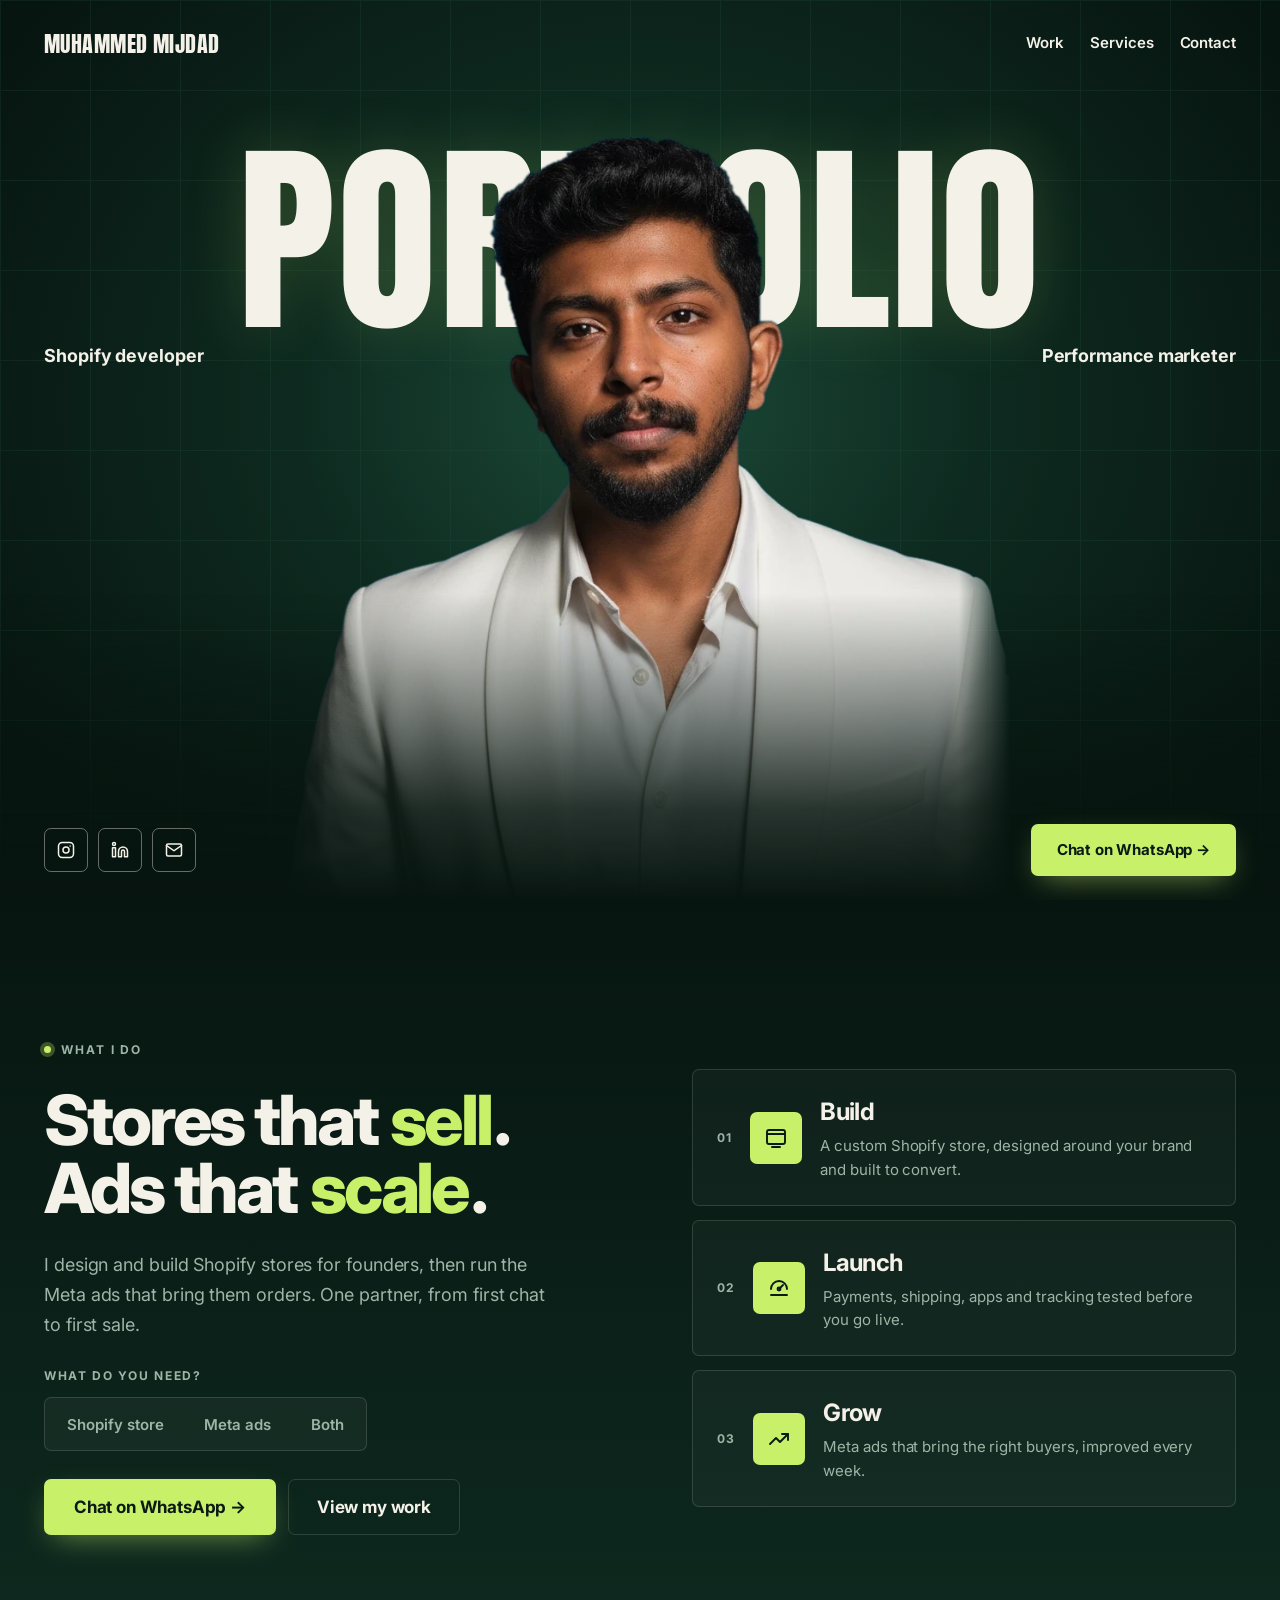
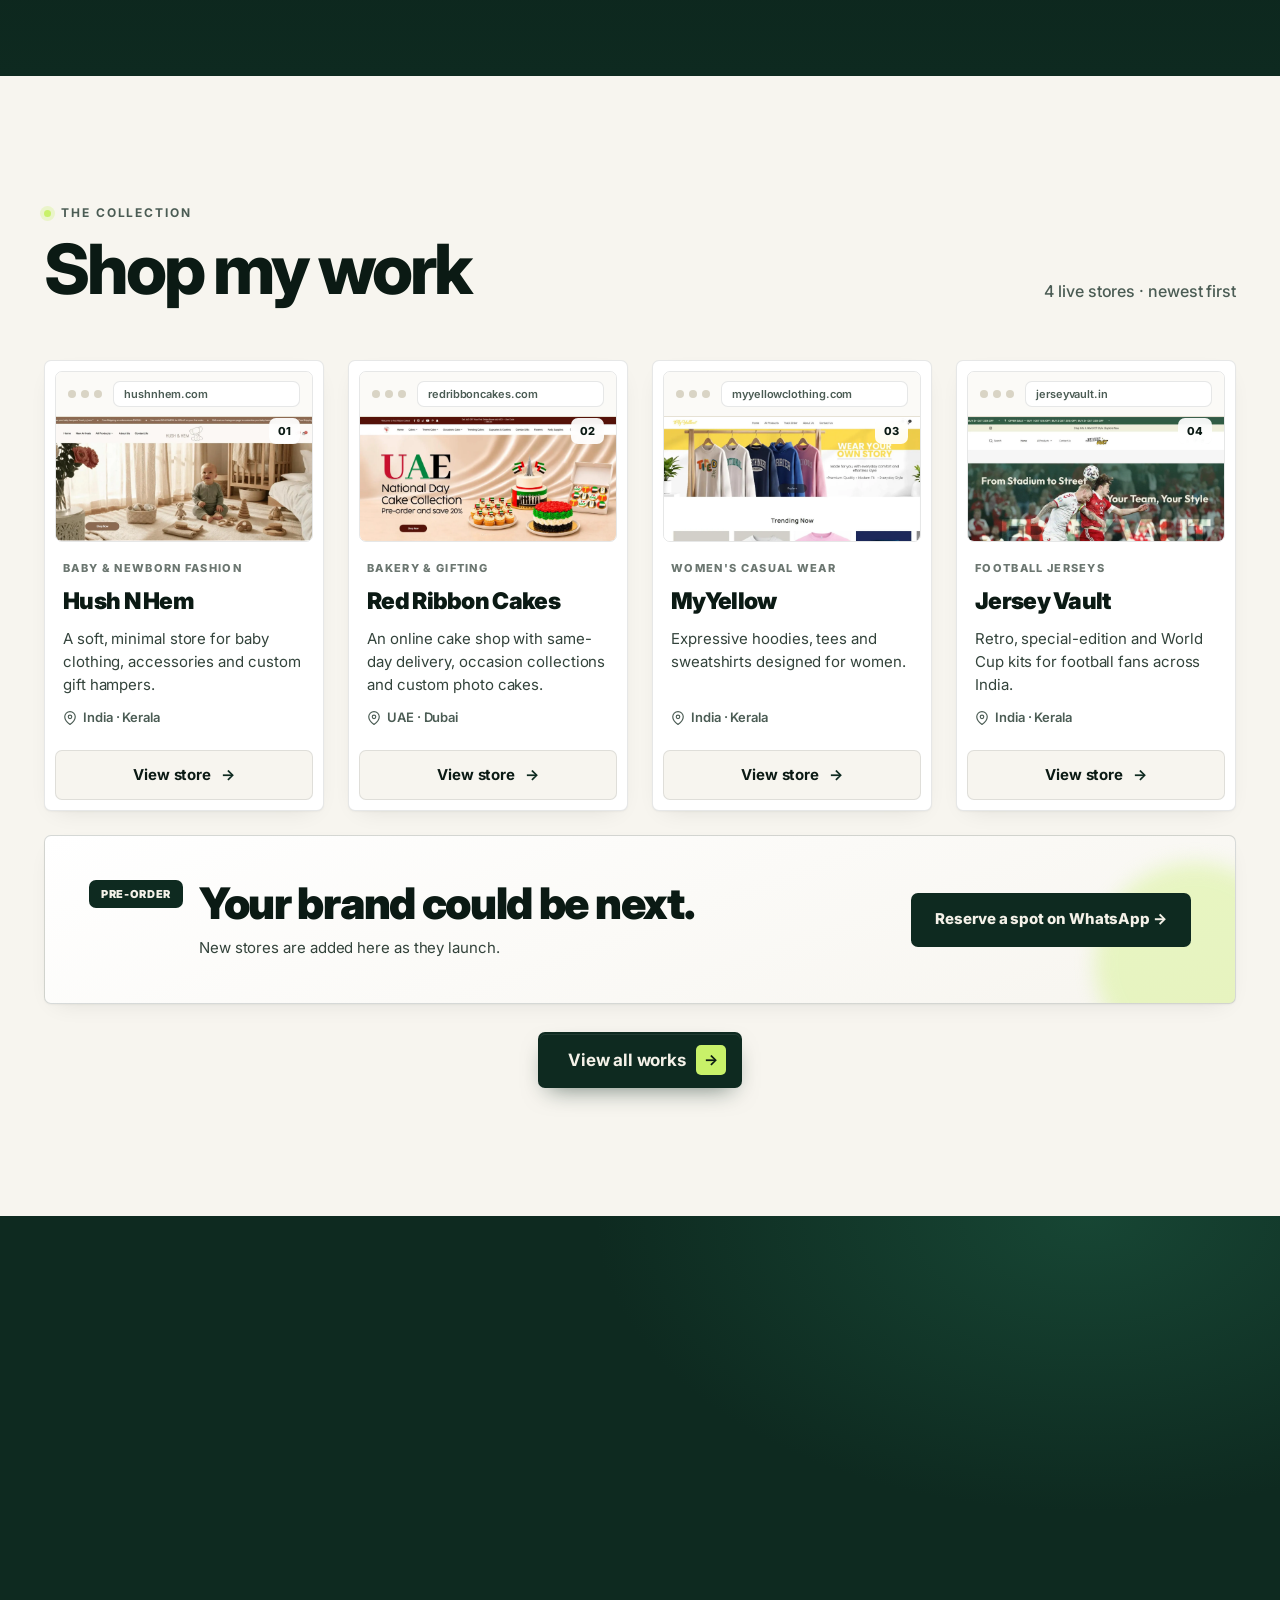
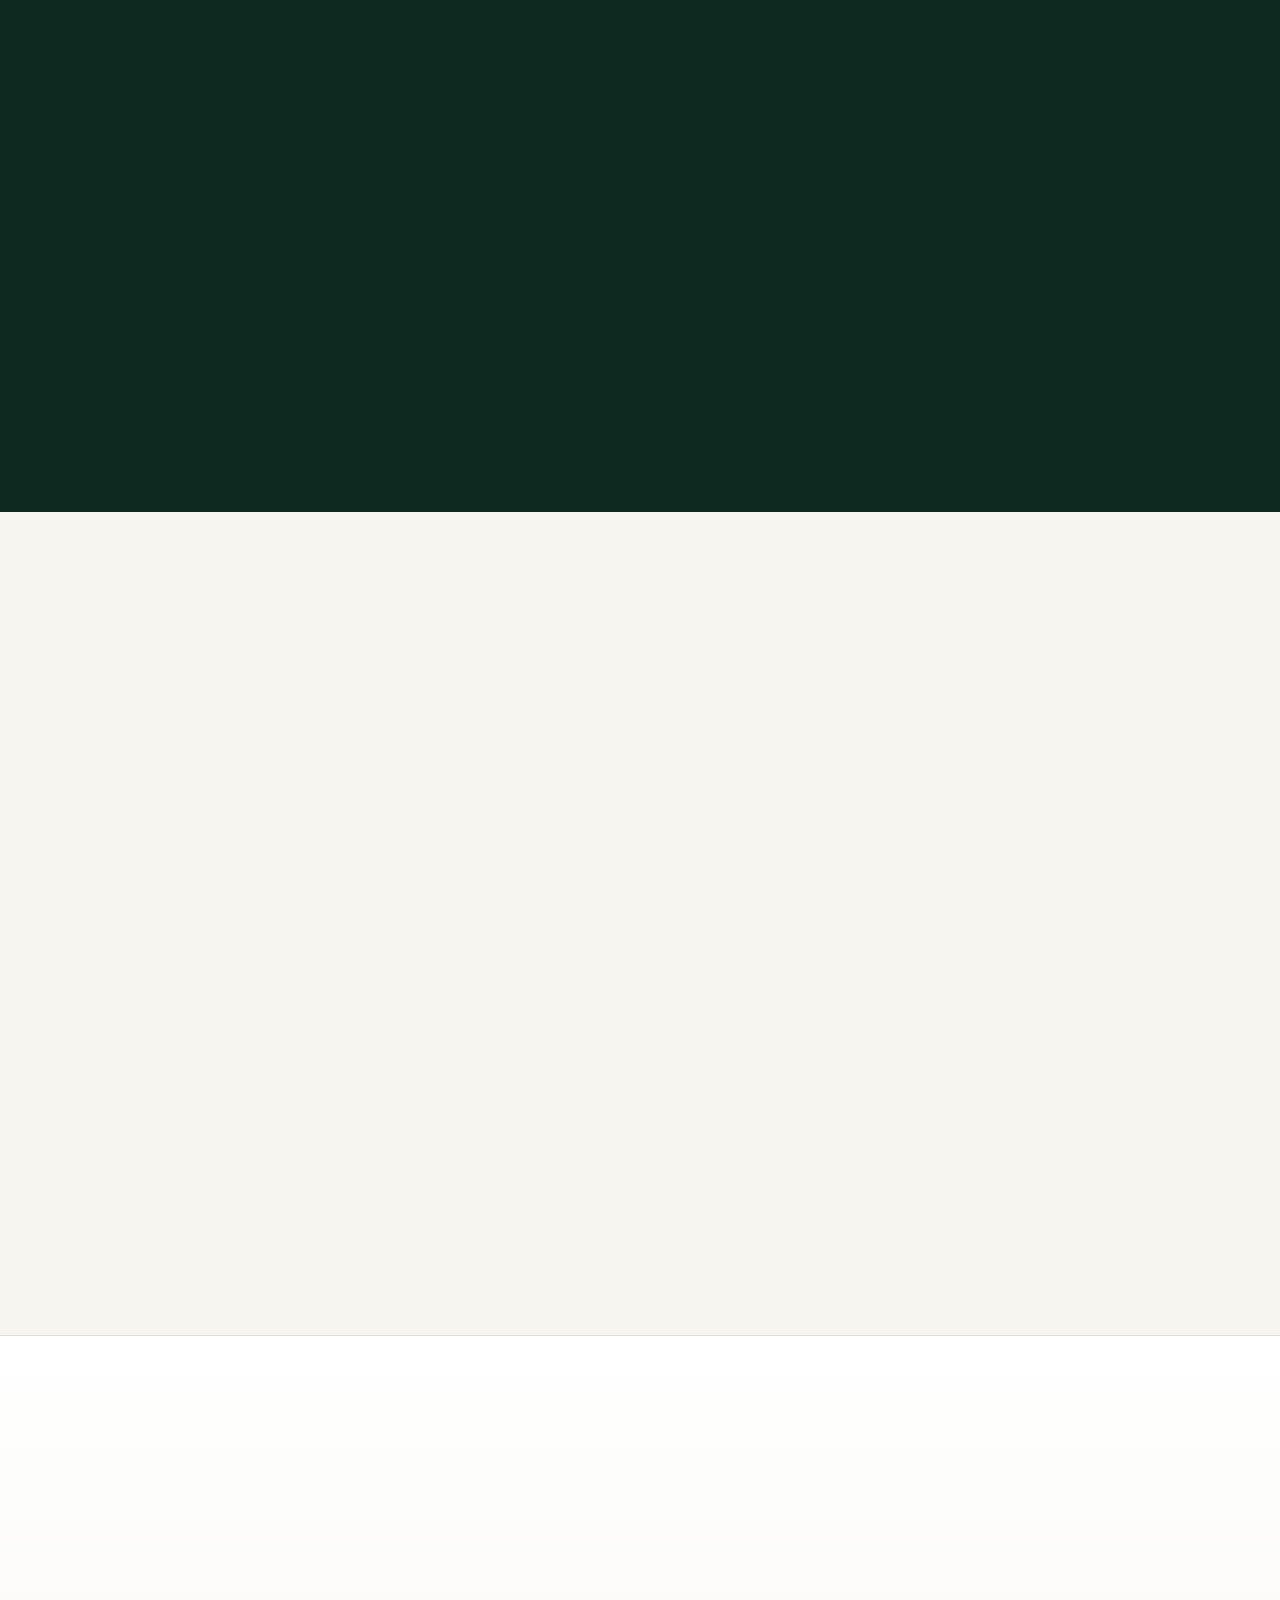
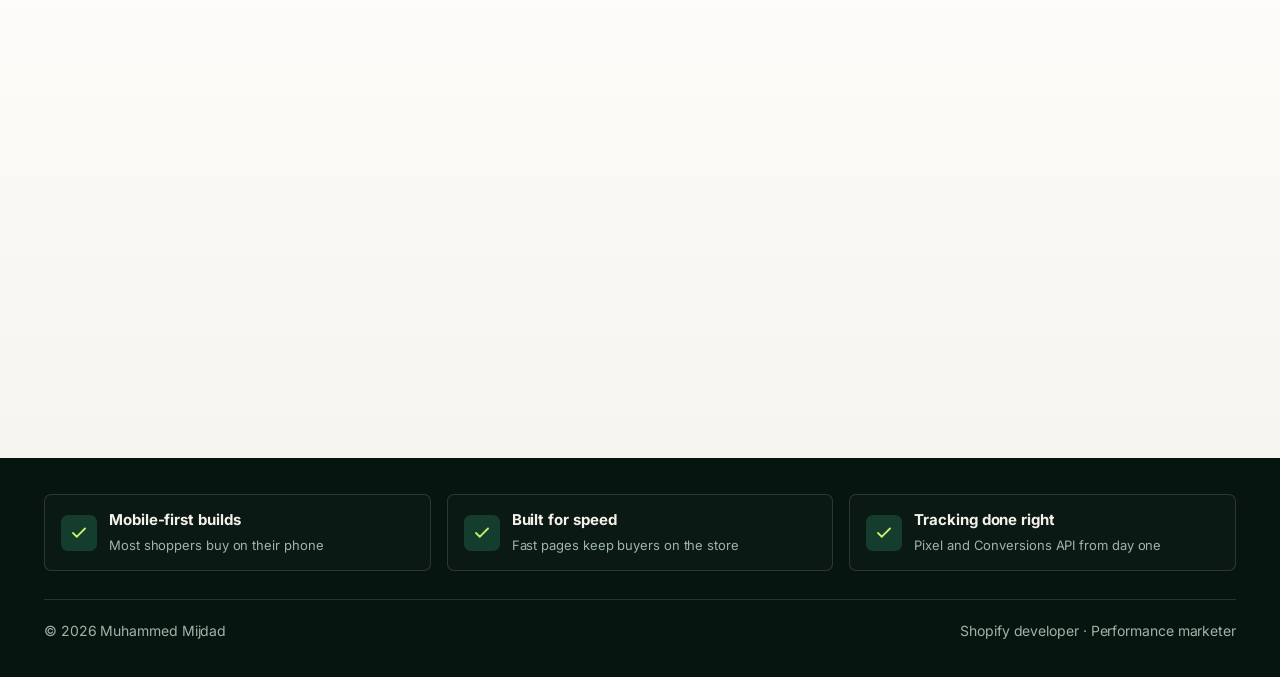
<file: index.html>
<!doctype html>
<html lang="en">
<head>
  <meta charset="utf-8">
  <script>document.documentElement.className += " js"</script>
  <meta name="viewport" content="width=device-width, initial-scale=1">
  <title>Muhammed Mijdad — Shopify Developer & Performance Marketer</title>
  <meta name="description" content="Muhammed Mijdad builds Shopify stores for founders and runs the Meta ads that bring them orders. See live stores and chat on WhatsApp.">
  <meta name="theme-color" content="#0E2A20">
  <link rel="icon" href="assets/img/favicon.svg" type="image/svg+xml">

  <!-- Link preview (WhatsApp, LinkedIn, Instagram) -->
  <meta property="og:type" content="website">
  <meta property="og:title" content="Muhammed Mijdad — Shopify Developer & Performance Marketer">
  <meta property="og:description" content="Stores that sell. Ads that scale. See my live Shopify stores and chat on WhatsApp.">
  <meta property="og:url" content="https://mijdad.github.io/">
  <meta property="og:image" content="https://mijdad.github.io/assets/img/og-banner.jpg">
  <meta property="og:image:width" content="1200">
  <meta property="og:image:height" content="630">
  <meta name="twitter:card" content="summary_large_image">

  <link rel="preconnect" href="https://fonts.googleapis.com">
  <link rel="preconnect" href="https://fonts.gstatic.com" crossorigin>
  <link rel="stylesheet" href="https://fonts.googleapis.com/css2?family=Anton&family=Inter:opsz,wght@14..32,400..900&display=swap">
  <link rel="stylesheet" href="assets/css/style.css?v=8">
</head>
<body>

  <!-- ========== Banner ========== -->
  <header class="banner" id="top">
    <span class="banner-grid" aria-hidden="true"></span>

    <nav class="nav wrap" aria-label="Main">
      <a class="brand" href="#top">MUHAMMED MIJDAD</a>
      <div class="nav-links">
        <a href="work.html">Work</a>
        <a href="#services">Services</a>
        <a href="#checkout">Contact</a>
      </div>
    </nav>

    <h1 class="banner-title"><span class="sr-only">Muhammed Mijdad — </span>PORTFOLIO</h1>

    <picture class="banner-pic">
      <source media="(max-width: 760px), (orientation: portrait) and (max-width: 1100px)" srcset="assets/img/mijdad-m.webp">
      <img class="banner-photo" src="assets/img/mijdad.webp" alt="Muhammed Mijdad in a white suit" width="864" height="1090" fetchpriority="high">
    </picture>
    <span class="banner-fade" aria-hidden="true"></span>

    <div class="banner-roles">
      <div class="wrap">
        <span>Shopify developer</span>
        <span>Performance marketer</span>
      </div>
    </div>

    <div class="banner-bottom">
      <div class="wrap">
        <div class="socials">
          <a class="social" href="https://www.instagram.com/_mijdad_/" target="_blank" rel="noopener" aria-label="Instagram">
            <svg class="icon" aria-hidden="true" viewBox="0 0 24 24" fill="none" stroke="currentColor" stroke-width="2" stroke-linecap="round" stroke-linejoin="round"><rect x="2" y="2" width="20" height="20" rx="5"/><circle cx="12" cy="12" r="4"/><line x1="17.5" y1="6.5" x2="17.5" y2="6.5"/></svg>
          </a>
          <a class="social" href="https://www.linkedin.com/in/muhammedmijdad/" target="_blank" rel="noopener" aria-label="LinkedIn">
            <svg class="icon" aria-hidden="true" viewBox="0 0 24 24" fill="none" stroke="currentColor" stroke-width="2" stroke-linecap="round" stroke-linejoin="round"><path d="M16 8a6 6 0 0 1 6 6v7h-4v-7a2 2 0 0 0-4 0v7h-4v-7a6 6 0 0 1 6-6z"/><rect x="2" y="9" width="4" height="12"/><circle cx="4" cy="4" r="2"/></svg>
          </a>
          <a class="social" href="mailto:muhdmijdad@gmail.com" aria-label="Email">
            <svg class="icon" aria-hidden="true" viewBox="0 0 24 24" fill="none" stroke="currentColor" stroke-width="2" stroke-linecap="round" stroke-linejoin="round"><rect x="2" y="4" width="20" height="16" rx="2"/><path d="m22 6-10 7L2 6"/></svg>
          </a>
        </div>
        <a class="btn btn-lime btn-pill" data-wa href="https://wa.me/919539399658" target="_blank" rel="noopener">Chat on WhatsApp →</a>
      </div>
    </div>
  </header>

  <main>

    <!-- ========== Intro: what I do ========== -->
    <section class="ib" aria-labelledby="ib-title">
      <div class="wrap ib-grid">
        <div class="ib-copy reveal">
          <p class="kicker">What I do</p>
          <h2 class="ib-title" id="ib-title">Stores that <span class="hl hl-d">sell</span>.<br>Ads that <span class="hl hl-d">scale</span>.</h2>
          <p class="ib-lead">I design and build Shopify stores for founders, then run the Meta ads that bring them orders. One partner, from first chat to first sale.</p>
          <div>
            <p class="choose-label">What do you need?</p>
            <div class="seg" role="group" aria-label="What do you need?">
              <button type="button" data-pick="store" aria-pressed="false">Shopify store</button>
              <button type="button" data-pick="ads" aria-pressed="false">Meta ads</button>
              <button type="button" data-pick="both" aria-pressed="false">Both</button>
            </div>
          </div>
          <div class="row">
            <a class="btn btn-lime" data-wa href="https://wa.me/919539399658" target="_blank" rel="noopener">Chat on WhatsApp →</a>
            <a class="btn ib-ghost" href="#work">View my work</a>
          </div>
        </div>

        <ol class="ib-tiles">
          <li class="reveal">
            <span class="ib-n">01</span>
            <span class="ib-ico"><svg class="icon" viewBox="0 0 24 24" fill="none" stroke="currentColor" stroke-width="1.9" stroke-linecap="round" stroke-linejoin="round"><rect x="3" y="4" width="18" height="14" rx="2"/><path d="M3 8h18M8 21h8"/></svg></span>
            <div><b>Build</b><p>A custom Shopify store, designed around your brand and built to convert.</p></div>
          </li>
          <li class="reveal">
            <span class="ib-n">02</span>
            <span class="ib-ico"><svg class="icon" viewBox="0 0 24 24" fill="none" stroke="currentColor" stroke-width="1.9" stroke-linecap="round" stroke-linejoin="round"><path d="M4 13a8 8 0 0 1 16 0"/><path d="M12 13l4-4"/><circle cx="12" cy="13" r="1.5"/><path d="M4 19h16"/></svg></span>
            <div><b>Launch</b><p>Payments, shipping, apps and tracking tested before you go live.</p></div>
          </li>
          <li class="reveal">
            <span class="ib-n">03</span>
            <span class="ib-ico"><svg class="icon" viewBox="0 0 24 24" fill="none" stroke="currentColor" stroke-width="1.9" stroke-linecap="round" stroke-linejoin="round"><polyline points="3 17 9 11 13 15 21 7"/><polyline points="15 7 21 7 21 13"/></svg></span>
            <div><b>Grow</b><p>Meta ads that bring the right buyers, improved every week.</p></div>
          </li>
        </ol>
      </div>
    </section>

    <!-- ========== Work: newest 4 stores (from data/site.json) ========== -->
    <section class="section wrap" id="work" aria-labelledby="work-title">
      <div class="section-head reveal">
        <div>
          <p class="kicker">The collection</p>
          <h2 class="h2" id="work-title">Shop my work</h2>
        </div>
        <span class="meta"><span data-live-count>4</span> live stores · newest first</span>
      </div>

      <div class="grid" data-work-grid data-limit="4">
        <a class="preorder reveal" data-wa href="https://wa.me/919539399658" target="_blank" rel="noopener">
          <span class="badge">PRE-ORDER</span>
          <span><b>Your brand could be next.</b><p>New stores are added here as they launch.</p></span>
          <span class="go">Reserve a spot on WhatsApp →</span>
        </a>
      </div>

      <div class="view-all">
        <a class="btn btn-dark" href="work.html">View all works <span class="arr">→</span></a>
      </div>
    </section>

    <!-- ========== Services: pick your bundle ========== -->
    <section class="services" id="services" aria-labelledby="services-title">
      <div class="section wrap">
        <div class="section-head reveal">
          <div>
            <p class="kicker">Services</p>
            <h2 class="h2" id="services-title">Pick your bundle</h2>
          </div>
          <span class="meta">Pick a plan and it opens WhatsApp with your message already written.</span>
        </div>

        <div class="bundles">
          <div class="bundle reveal">
            <div class="bundle-top"><span class="k">BUILD</span></div>
            <h3>Shopify store</h3>
            <p>A fast, mobile-first store built to turn visitors into orders.</p>
            <ul>
              <li>Custom theme design for your brand</li>
              <li>Product pages built to convert</li>
              <li>Payments, shipping and apps set up</li>
              <li>Speed and SEO basics done right</li>
            </ul>
            <span class="price">Price: quoted on WhatsApp</span>
            <a class="add" data-wa-plan="store" href="https://wa.me/919539399658" target="_blank" rel="noopener">Select this plan <span aria-hidden="true">→</span></a>
          </div>

          <div class="bundle featured reveal">
            <div class="bundle-top"><span class="k">BUILD + GROW</span><span class="b">COMPLETE PACKAGE</span></div>
            <h3>Store + ads bundle</h3>
            <p>Your store built and launched, then Meta ads to bring in buyers.</p>
            <ul>
              <li>Everything in Build</li>
              <li>Everything in Grow</li>
              <li>Tracking set up before launch</li>
              <li>One person for store and ads</li>
            </ul>
            <span class="price">Price: quoted on WhatsApp</span>
            <a class="add" data-wa-plan="both" href="https://wa.me/919539399658" target="_blank" rel="noopener">Select this plan <span aria-hidden="true">→</span></a>
          </div>

          <div class="bundle reveal">
            <div class="bundle-top"><span class="k">GROW</span></div>
            <h3>Meta ads</h3>
            <p>Facebook and Instagram campaigns that bring the right buyers.</p>
            <ul>
              <li>Pixel and Conversions API set up</li>
              <li>Campaign structure and creative testing</li>
              <li>Retargeting for visitors who did not buy</li>
              <li>Clear weekly reports in plain words</li>
            </ul>
            <span class="price">Price: quoted on WhatsApp</span>
            <a class="add" data-wa-plan="ads" href="https://wa.me/919539399658" target="_blank" rel="noopener">Select this plan <span aria-hidden="true">→</span></a>
          </div>
        </div>
      </div>
    </section>

    <!-- ========== Process: track your order ========== -->
    <section class="section wrap" id="process" aria-labelledby="process-title">
      <div class="section-head reveal">
        <div>
          <p class="kicker">How we work</p>
          <h2 class="h2" id="process-title">Track your order</h2>
        </div>
      </div>

      <ol class="track">
        <li class="reveal">
          <div class="dotrow"><span class="dot"><svg class="icon" aria-hidden="true" viewBox="0 0 24 24" fill="none" stroke="currentColor" stroke-width="2.6" stroke-linecap="round" stroke-linejoin="round"><polyline points="20 6 9 17 4 12"/></svg></span><span class="bar"></span></div>
          <span class="st">ORDER PLACED</span>
          <b>Discovery call</b>
          <p>We talk about your brand, products, customers and goals.</p>
        </li>
        <li class="reveal">
          <div class="dotrow"><span class="dot"><svg class="icon" aria-hidden="true" viewBox="0 0 24 24" fill="none" stroke="currentColor" stroke-width="2.6" stroke-linecap="round" stroke-linejoin="round"><polyline points="20 6 9 17 4 12"/></svg></span><span class="bar"></span></div>
          <span class="st">PACKED</span>
          <b>Design &amp; build</b>
          <p>I design and build your Shopify store, and you review each step.</p>
        </li>
        <li class="reveal">
          <div class="dotrow"><span class="dot"><svg class="icon" aria-hidden="true" viewBox="0 0 24 24" fill="none" stroke="currentColor" stroke-width="2.6" stroke-linecap="round" stroke-linejoin="round"><polyline points="20 6 9 17 4 12"/></svg></span><span class="bar"></span></div>
          <span class="st">SHIPPED</span>
          <b>Launch</b>
          <p>Payments, shipping and tracking are tested before you go live.</p>
        </li>
        <li class="reveal">
          <div class="dotrow"><span class="dot"><svg class="icon" aria-hidden="true" viewBox="0 0 24 24" fill="none" stroke="currentColor" stroke-width="2.6" stroke-linecap="round" stroke-linejoin="round"><polyline points="20 6 9 17 4 12"/></svg></span><span class="bar"></span></div>
          <span class="st">DELIVERED</span>
          <b>Scale with ads</b>
          <p>Meta ads bring in buyers, and we improve results every week.</p>
        </li>
      </ol>
    </section>

    <!-- ========== Mentor (hide with "showMentor": false in data/site.json) ========== -->
    <div class="wrap" data-mentor>
      <div class="mentor reveal">
        <span class="ico"><svg class="icon icon-lg" aria-hidden="true" viewBox="0 0 24 24" fill="none" stroke="currentColor" stroke-width="2" stroke-linecap="round" stroke-linejoin="round"><path d="M22 10 12 5 2 10l10 5 10-5z"/><path d="M6 12v5c3 2 9 2 12 0v-5"/></svg></span>
        <div>
          <p class="kicker">Also a mentor</p>
          <b>Mentor at TBM Ecommerce Academy, teaching new founders how to run ecommerce.</b>
        </div>
      </div>
    </div>

    <!-- ========== Contact and order summary ========== -->
    <section class="checkout" id="checkout" aria-labelledby="co-title">
      <div class="section wrap">
        <div class="co-copy reveal">
          <p class="kicker">Checkout</p>
          <h2 class="co-title" id="co-title">Got a brand to <span class="mark">launch</span> or scale?</h2>
          <p class="lead">Message me on WhatsApp. Tell me about your brand, and I'll reply with how I'd build or grow it.</p>

          <div class="ccards">
            <a class="ccard" data-wa href="https://wa.me/919539399658" target="_blank" rel="noopener">
              <span class="cc-ico"><svg class="icon" aria-hidden="true" viewBox="0 0 24 24" fill="none" stroke="currentColor" stroke-width="1.9" stroke-linecap="round" stroke-linejoin="round"><path d="M21 11.5a8.4 8.4 0 0 1-12.4 7.4L3 21l2.1-5.4A8.4 8.4 0 1 1 21 11.5z"/><path d="M9 9.5c.3 2.2 2.3 4.2 4.5 4.5l1.2-1.2 2 .9c-.2 1.2-1.3 2-2.5 1.8C11 15 8.9 12.9 8.5 9.8 8.3 8.6 9.1 7.5 10.3 7.3l.9 2z"/></svg></span>
              <span class="cc-txt"><small>WhatsApp</small><b>Chat now</b></span>
              <span class="cc-go"><svg class="icon" aria-hidden="true" viewBox="0 0 24 24" fill="none" stroke="currentColor" stroke-width="2" stroke-linecap="round" stroke-linejoin="round"><path d="M5 12h14M13 6l6 6-6 6"/></svg></span>
            </a>
            <a class="ccard" href="mailto:muhdmijdad@gmail.com">
              <span class="cc-ico"><svg class="icon" aria-hidden="true" viewBox="0 0 24 24" fill="none" stroke="currentColor" stroke-width="1.9" stroke-linecap="round" stroke-linejoin="round"><rect x="2" y="4" width="20" height="16" rx="2"/><path d="m22 6-10 7L2 6"/></svg></span>
              <span class="cc-txt"><small>Email</small><b>muhdmijdad@gmail.com</b></span>
              <span class="cc-go"><svg class="icon" aria-hidden="true" viewBox="0 0 24 24" fill="none" stroke="currentColor" stroke-width="2" stroke-linecap="round" stroke-linejoin="round"><path d="M5 12h14M13 6l6 6-6 6"/></svg></span>
            </a>
            <a class="ccard" href="https://www.instagram.com/_mijdad_/" target="_blank" rel="noopener">
              <span class="cc-ico"><svg class="icon" aria-hidden="true" viewBox="0 0 24 24" fill="none" stroke="currentColor" stroke-width="1.9" stroke-linecap="round" stroke-linejoin="round"><rect x="2" y="2" width="20" height="20" rx="5"/><circle cx="12" cy="12" r="4"/><line x1="17.5" y1="6.5" x2="17.5" y2="6.5"/></svg></span>
              <span class="cc-txt"><small>Instagram</small><b>@_mijdad_</b></span>
              <span class="cc-go"><svg class="icon" aria-hidden="true" viewBox="0 0 24 24" fill="none" stroke="currentColor" stroke-width="2" stroke-linecap="round" stroke-linejoin="round"><path d="M5 12h14M13 6l6 6-6 6"/></svg></span>
            </a>
            <a class="ccard" href="https://www.linkedin.com/in/muhammedmijdad/" target="_blank" rel="noopener">
              <span class="cc-ico"><svg class="icon" aria-hidden="true" viewBox="0 0 24 24" fill="none" stroke="currentColor" stroke-width="1.9" stroke-linecap="round" stroke-linejoin="round"><path d="M16 8a6 6 0 0 1 6 6v7h-4v-7a2 2 0 0 0-4 0v7h-4v-7a6 6 0 0 1 6-6z"/><rect x="2" y="9" width="4" height="12"/><circle cx="4" cy="4" r="2"/></svg></span>
              <span class="cc-txt"><small>LinkedIn</small><b>Muhammed Mijdad</b></span>
              <span class="cc-go"><svg class="icon" aria-hidden="true" viewBox="0 0 24 24" fill="none" stroke="currentColor" stroke-width="2" stroke-linecap="round" stroke-linejoin="round"><path d="M5 12h14M13 6l6 6-6 6"/></svg></span>
            </a>
          </div>
        </div>

        <div class="receipt reveal">
          <div class="zig" aria-hidden="true"></div>
          <div class="receipt-body">
            <div class="receipt-head"><b>Order summary</b><span><span data-cart-count>0</span> item(s)</span></div>
            <div class="dash"></div>
            <div data-cart-empty>
              <p class="summary-empty">Your cart is empty. Add a service:</p>
              <div class="row row-tight">
                <button type="button" class="mini" data-add="store">+ Shopify store</button>
                <button type="button" class="mini" data-add="ads">+ Meta ads</button>
              </div>
            </div>
            <div class="summary-lines" data-cart-lines></div>
            <div class="dash"></div>
            <div class="kv"><span>First chat</span><b>On WhatsApp</b></div>
            <div class="kv"><span>Price</span><b>Quoted for your brand</b></div>
            <a class="btn btn-dark" data-wa href="https://wa.me/919539399658" target="_blank" rel="noopener">Place order on WhatsApp <span class="arr">→</span></a>
            <p class="note">Opens WhatsApp with your message written for you.</p>
          </div>
          <div class="zig bottom" aria-hidden="true"></div>
        </div>
      </div>
    </section>

  </main>

  <!-- ========== Footer ========== -->
  <footer class="footer">
    <div class="wrap">
      <div class="badges">
        <div>
          <i><svg class="icon" aria-hidden="true" viewBox="0 0 24 24" fill="none" stroke="currentColor" stroke-width="2.4" stroke-linecap="round" stroke-linejoin="round"><polyline points="20 6 9 17 4 12"/></svg></i>
          <span><b>Mobile-first builds</b><small>Most shoppers buy on their phone</small></span>
        </div>
        <div>
          <i><svg class="icon" aria-hidden="true" viewBox="0 0 24 24" fill="none" stroke="currentColor" stroke-width="2.4" stroke-linecap="round" stroke-linejoin="round"><polyline points="20 6 9 17 4 12"/></svg></i>
          <span><b>Built for speed</b><small>Fast pages keep buyers on the store</small></span>
        </div>
        <div>
          <i><svg class="icon" aria-hidden="true" viewBox="0 0 24 24" fill="none" stroke="currentColor" stroke-width="2.4" stroke-linecap="round" stroke-linejoin="round"><polyline points="20 6 9 17 4 12"/></svg></i>
          <span><b>Tracking done right</b><small>Pixel and Conversions API from day one</small></span>
        </div>
      </div>
      <div class="foot">
        <span>© <span data-year>2026</span> Muhammed Mijdad</span>
        <span>Shopify developer · Performance marketer</span>
      </div>
    </div>
  </footer>

  <script src="assets/js/main.js?v=8" defer></script>
</body>
</html>
</file>
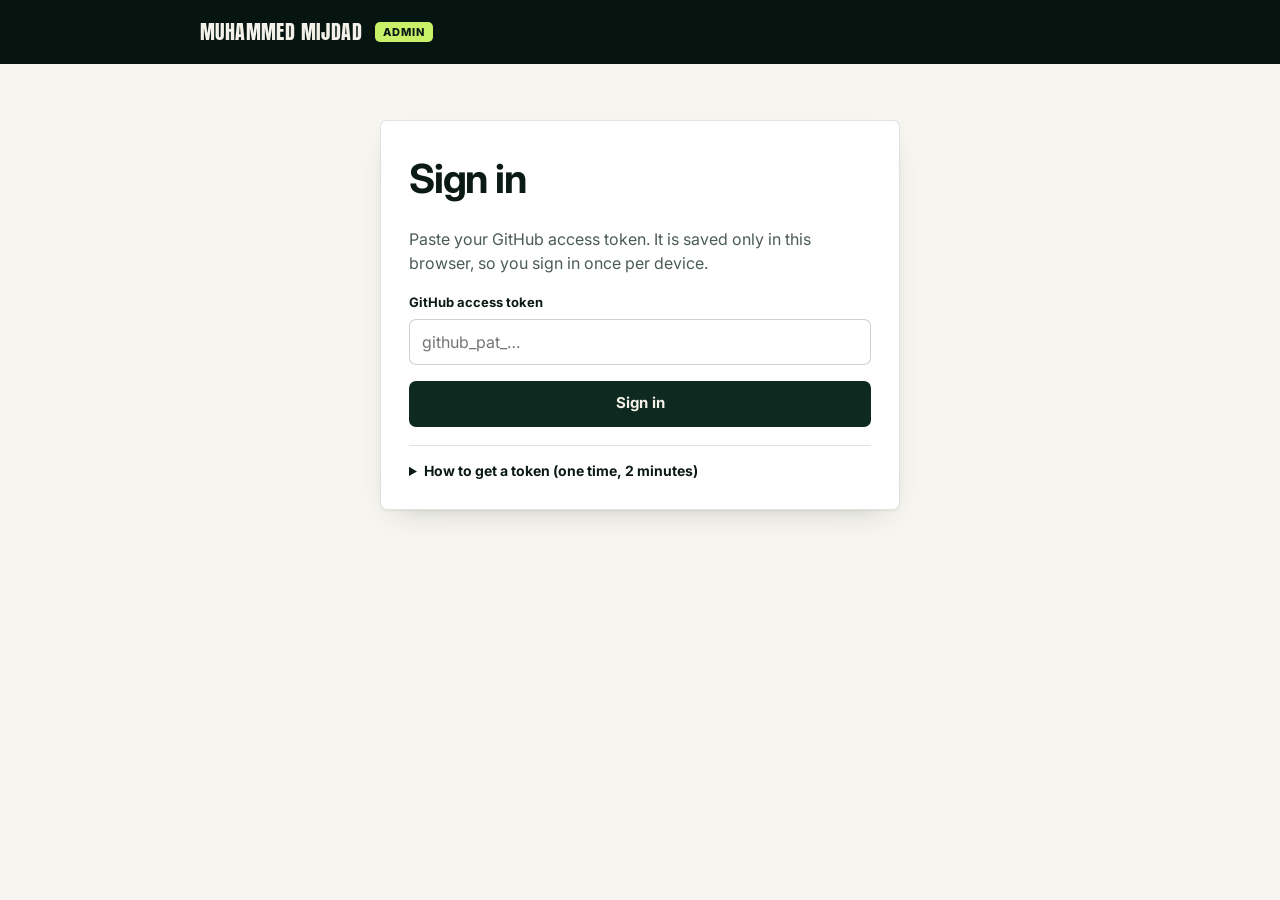
<file: admin.html>
<!doctype html>
<html lang="en">
<head>
  <meta charset="utf-8">
  <meta name="viewport" content="width=device-width, initial-scale=1">
  <meta name="robots" content="noindex, nofollow">
  <title>Admin — Muhammed Mijdad Portfolio</title>
  <meta name="theme-color" content="#0E2A20">
  <link rel="icon" href="assets/img/favicon.svg" type="image/svg+xml">
  <link rel="preconnect" href="https://fonts.googleapis.com">
  <link rel="preconnect" href="https://fonts.gstatic.com" crossorigin>
  <link rel="stylesheet" href="https://fonts.googleapis.com/css2?family=Anton&family=Inter:opsz,wght@14..32,400..900&display=swap">
  <link rel="stylesheet" href="assets/css/admin.css?v=3">
</head>
<body>

  <!-- ========== Top bar ========== -->
  <header class="topbar">
    <div class="shell topbar-in">
      <a class="logo" href="index.html" target="_blank" rel="noopener">MUHAMMED MIJDAD <span>Admin</span></a>
      <div class="topbar-actions" data-when="in" hidden>
        <a class="link" href="index.html" target="_blank" rel="noopener">View site ↗</a>
        <button type="button" class="link" data-action="logout">Sign out</button>
      </div>
    </div>
  </header>

  <main class="shell">

    <!-- ========== Sign in ========== -->
    <section class="panel signin" data-when="out">
      <h1>Sign in</h1>
      <p class="muted">Paste your GitHub access token. It is saved only in this browser, so you sign in once per device.</p>
      <form data-form="signin" class="stack">
        <label class="field">
          <span>GitHub access token</span>
          <input type="password" name="token" autocomplete="off" spellcheck="false" placeholder="github_pat_…" required>
        </label>
        <button type="submit" class="btn btn-primary">Sign in</button>
        <p class="error" data-error="signin" hidden></p>
      </form>
      <details class="help">
        <summary>How to get a token (one time, 2 minutes)</summary>
        <ol>
          <li>Open <a href="https://github.com/settings/personal-access-tokens/new" target="_blank" rel="noopener">github.com/settings/personal-access-tokens/new</a>.</li>
          <li>Token name: <b>Portfolio admin</b>. Expiration: up to 1 year.</li>
          <li>Resource owner: <b>mijdad</b>. Repository access: <b>Only select repositories</b> → <b>mijdad.github.io</b>.</li>
          <li>Permissions → Repository permissions → <b>Contents</b>: <b>Read and write</b>.</li>
          <li>Click <b>Generate token</b>, copy it and paste it above.</li>
        </ol>
      </details>
    </section>

    <!-- ========== Dashboard ========== -->
    <section data-when="in" hidden>
      <div class="dash-head">
        <div>
          <h1>Your stores</h1>
          <p class="muted"><span data-count>0</span> on the site · the top one shows first</p>
        </div>
        <button type="button" class="btn btn-primary" data-action="new">+ Add store</button>
      </div>

      <ul class="stores" data-list></ul>

      <div class="panel settings">
        <label class="switch">
          <input type="checkbox" data-mentor>
          <span>Show the TBM Ecommerce Academy mentor line</span>
        </label>
      </div>
    </section>

    <!-- ========== Add / edit form ========== -->
    <div class="modal" data-modal hidden>
      <div class="modal-card" role="dialog" aria-modal="true" aria-labelledby="form-title">
        <form data-form="store" class="stack" novalidate>
          <div class="modal-head">
            <h2 id="form-title" data-form-title>Add store</h2>
            <button type="button" class="icon-btn" data-action="close" aria-label="Close">✕</button>
          </div>

          <label class="field">
            <span>Store name <em>*</em></span>
            <input name="name" required maxlength="60" placeholder="e.g. Zeloura">
          </label>
          <label class="field">
            <span>Store link <em>*</em></span>
            <input name="url" type="url" required placeholder="https://brand.com/">
          </label>
          <label class="field">
            <span>What they sell</span>
            <input name="category" maxlength="40" placeholder="e.g. Anti-tarnish jewellery">
          </label>
          <div class="grid2">
            <label class="field">
              <span>Country</span>
              <input name="country" maxlength="30" placeholder="e.g. India or UAE">
            </label>
            <label class="field">
              <span>State / Emirate</span>
              <input name="state" maxlength="30" placeholder="e.g. Kerala or Dubai">
            </label>
          </div>
          <label class="field">
            <span>One-line description</span>
            <textarea name="description" rows="2" maxlength="140" placeholder="What the store is, in one sentence."></textarea>
          </label>

          <div class="field">
            <span>Store pages</span>
            <small class="muted">Add a desktop and/or mobile screenshot for each page (full-page screenshots are fine). Home, Collection and Product show first; add any other page below. A page without any screenshot stays hidden on the website.</small>
            <ul class="pages" data-pages></ul>
            <button type="button" class="btn btn-ghost btn-sm add-page" data-add-page>+ Add page</button>
          </div>

          <label class="field field-inline">
            <span>Tile colour (used only without a Home screenshot)</span>
            <input name="color" type="color" value="#E8DED2">
          </label>

          <p class="error" data-error="store" hidden></p>
          <div class="modal-foot">
            <button type="button" class="btn btn-ghost" data-action="close">Cancel</button>
            <button type="submit" class="btn btn-primary" data-submit>Publish</button>
          </div>
        </form>
      </div>
    </div>

    <!-- ========== Status message ========== -->
    <div class="toast" data-toast role="status" aria-live="polite" hidden></div>
  </main>

  <script src="assets/js/admin.js?v=3" defer></script>
</body>
</html>
</file>
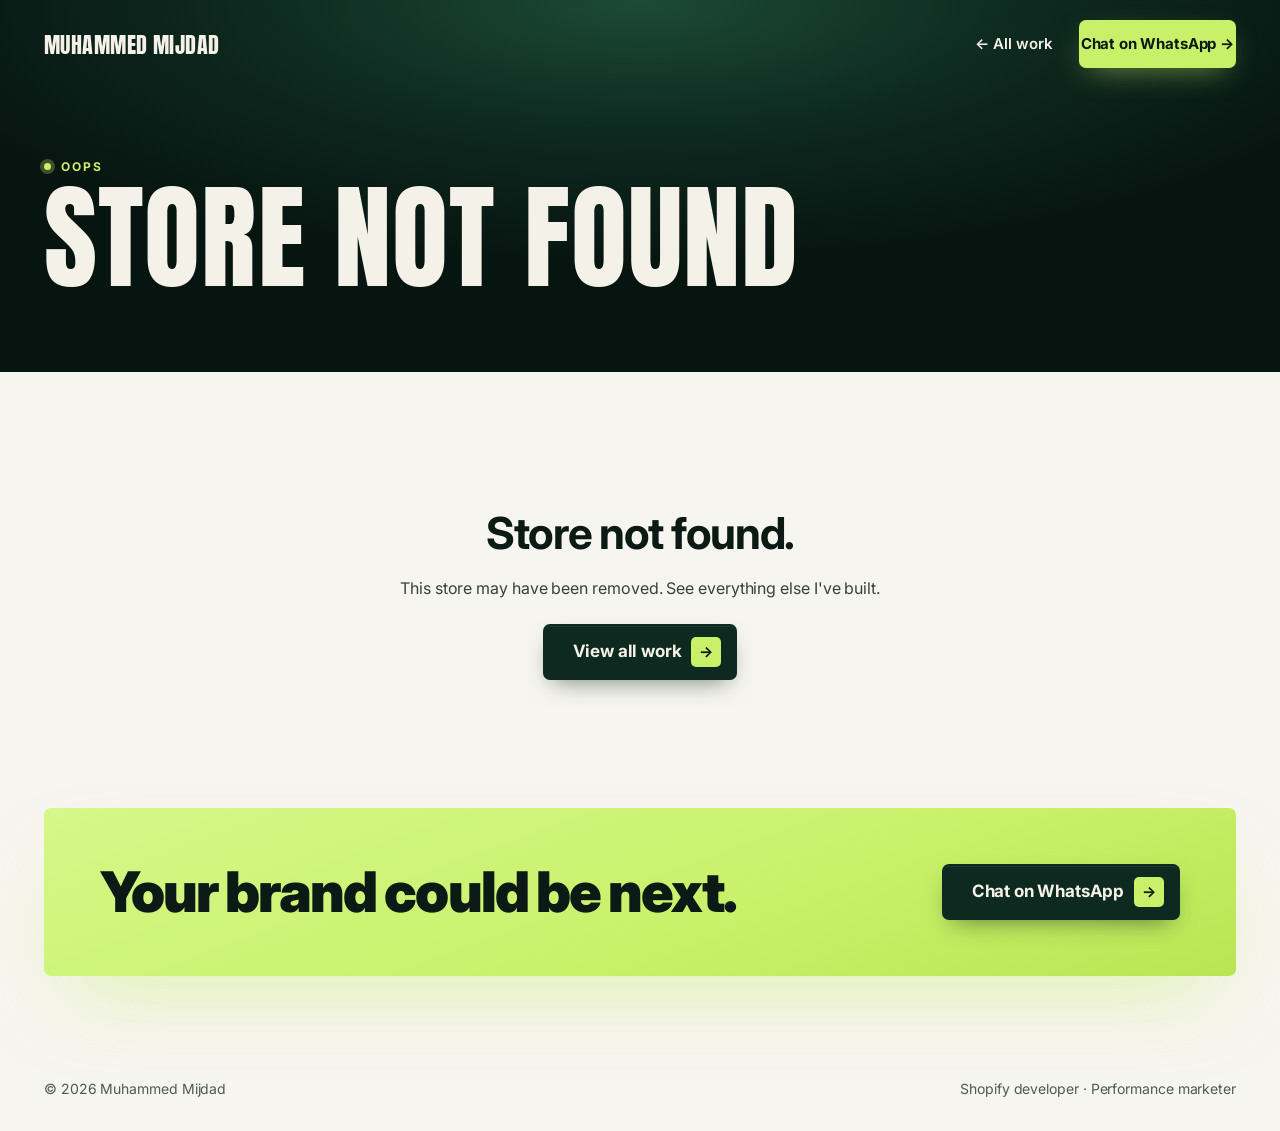
<file: store.html>
<!doctype html>
<html lang="en">
<head>
  <meta charset="utf-8">
  <script>document.documentElement.className += " js"</script>
  <meta name="viewport" content="width=device-width, initial-scale=1">
  <title>Store — Muhammed Mijdad</title>
  <meta name="description" content="A Shopify store built by Muhammed Mijdad, page by page.">
  <meta name="theme-color" content="#0E2A20">
  <link rel="icon" href="assets/img/favicon.svg" type="image/svg+xml">

  <!-- Link preview (WhatsApp, LinkedIn, Instagram) -->
  <meta property="og:type" content="website">
  <meta property="og:title" content="Store work — Muhammed Mijdad">
  <meta property="og:description" content="A Shopify store I built, page by page.">
  <meta property="og:image" content="https://mijdad.github.io/assets/img/og-banner.jpg">
  <meta property="og:image:width" content="1200">
  <meta property="og:image:height" content="630">
  <meta name="twitter:card" content="summary_large_image">

  <link rel="preconnect" href="https://fonts.googleapis.com">
  <link rel="preconnect" href="https://fonts.gstatic.com" crossorigin>
  <link rel="stylesheet" href="https://fonts.googleapis.com/css2?family=Anton&family=Inter:opsz,wght@14..32,400..900&display=swap">
  <link rel="stylesheet" href="assets/css/style.css?v=10">
</head>
<body>

  <!-- ========== Header ========== -->
  <header class="work-head">
    <nav class="nav wrap" aria-label="Main">
      <a class="brand" href="index.html">MUHAMMED MIJDAD</a>
      <div class="nav-links">
        <a href="work.html">← All work</a>
        <a class="btn btn-lime btn-pill" data-wa href="https://wa.me/919539399658" target="_blank" rel="noopener">Chat on WhatsApp →</a>
      </div>
    </nav>
    <div class="store-hero wrap" data-store-hero>
      <div class="store-intro">
        <p class="kicker" data-store-cat>Store</p>
        <h1 data-store-name>&nbsp;</h1>
        <p class="store-desc" data-store-desc></p>
        <div class="store-meta">
          <span class="loc" data-store-loc hidden></span>
        </div>
      </div>
      <a class="btn btn-lime store-visit" data-store-visit href="#" target="_blank" rel="noopener" hidden>Visit live website <span class="arr">↗</span></a>
    </div>
  </header>

  <main>
    <!-- ========== Pages viewer (from data/site.json) ========== -->
    <section class="section wrap store-view" aria-label="Store pages" data-store-view hidden>
      <div class="view-bar">
        <div class="page-tabs" role="tablist" aria-label="Pages" data-page-tabs></div>
        <div class="view-toggle" role="group" aria-label="Device" data-view-toggle hidden>
          <button type="button" data-view="desktop"><svg viewBox="0 0 24 24" aria-hidden="true"><rect x="2" y="4" width="20" height="13" rx="2"/><path d="M8 21h8M12 17v4"/></svg>Desktop</button>
          <button type="button" data-view="mobile"><svg viewBox="0 0 24 24" aria-hidden="true"><rect x="6" y="2" width="12" height="20" rx="2.5"/><path d="M11 18h2"/></svg>Mobile</button>
        </div>
      </div>

      <figure class="frame" data-desktop-frame>
        <div class="shot-bar"><i></i><i></i><i></i><span data-frame-url></span></div>
        <button class="frame-img" type="button" data-frame-open aria-label="View the full page">
          <img data-frame-img alt="" width="1500" height="722">
          <span class="frame-zoom">Click to view the full page ↓</span>
        </button>
      </figure>

      <figure class="phone" data-phone-frame hidden>
        <button class="phone-screen" type="button" data-phone-open aria-label="View the full mobile page">
          <img data-phone-img alt="" width="430" height="932">
        </button>
        <span class="frame-zoom phone-zoom">Tap to view the full page ↓</span>
      </figure>

      <div class="frame-caption">
        <b data-frame-label></b>
        <div class="frame-ctrl">
          <span data-frame-pos></span>
          <button class="frame-nav" type="button" data-frame-prev aria-label="Previous page">←</button>
          <button class="frame-nav" type="button" data-frame-next aria-label="Next page">→</button>
        </div>
      </div>
    </section>

    <section class="section wrap store-missing" data-store-missing hidden>
      <h2>Store not found.</h2>
      <p>This store may have been removed. See everything else I've built.</p>
      <a class="btn btn-dark" href="work.html">View all work <span class="arr">→</span></a>
    </section>

    <div class="wrap">
      <div class="store-next" data-store-next hidden></div>
      <div class="cta-band reveal">
        <h2>Your brand could be next.</h2>
        <a class="btn btn-dark" data-wa href="https://wa.me/919539399658" target="_blank" rel="noopener">Chat on WhatsApp <span class="arr">→</span></a>
      </div>
      <footer class="plain-foot">
        <span>© <span data-year>2026</span> Muhammed Mijdad</span>
        <span>Shopify developer · Performance marketer</span>
      </footer>
    </div>
  </main>

  <!-- ========== Full-size viewer ========== -->
  <div class="lightbox" data-lightbox hidden role="dialog" aria-modal="true" aria-label="Page screenshot">
    <button class="lb-close" type="button" data-lb-close aria-label="Close">✕</button>
    <span class="lb-hint">Scroll to see the whole page · Esc to close</span>
    <div class="lb-scroll" data-lb-close-area><img data-lb-img alt=""></div>
  </div>

  <script src="assets/js/main.js?v=10" defer></script>
  <script src="assets/js/store.js?v=10" defer></script>
</body>
</html>
</file>
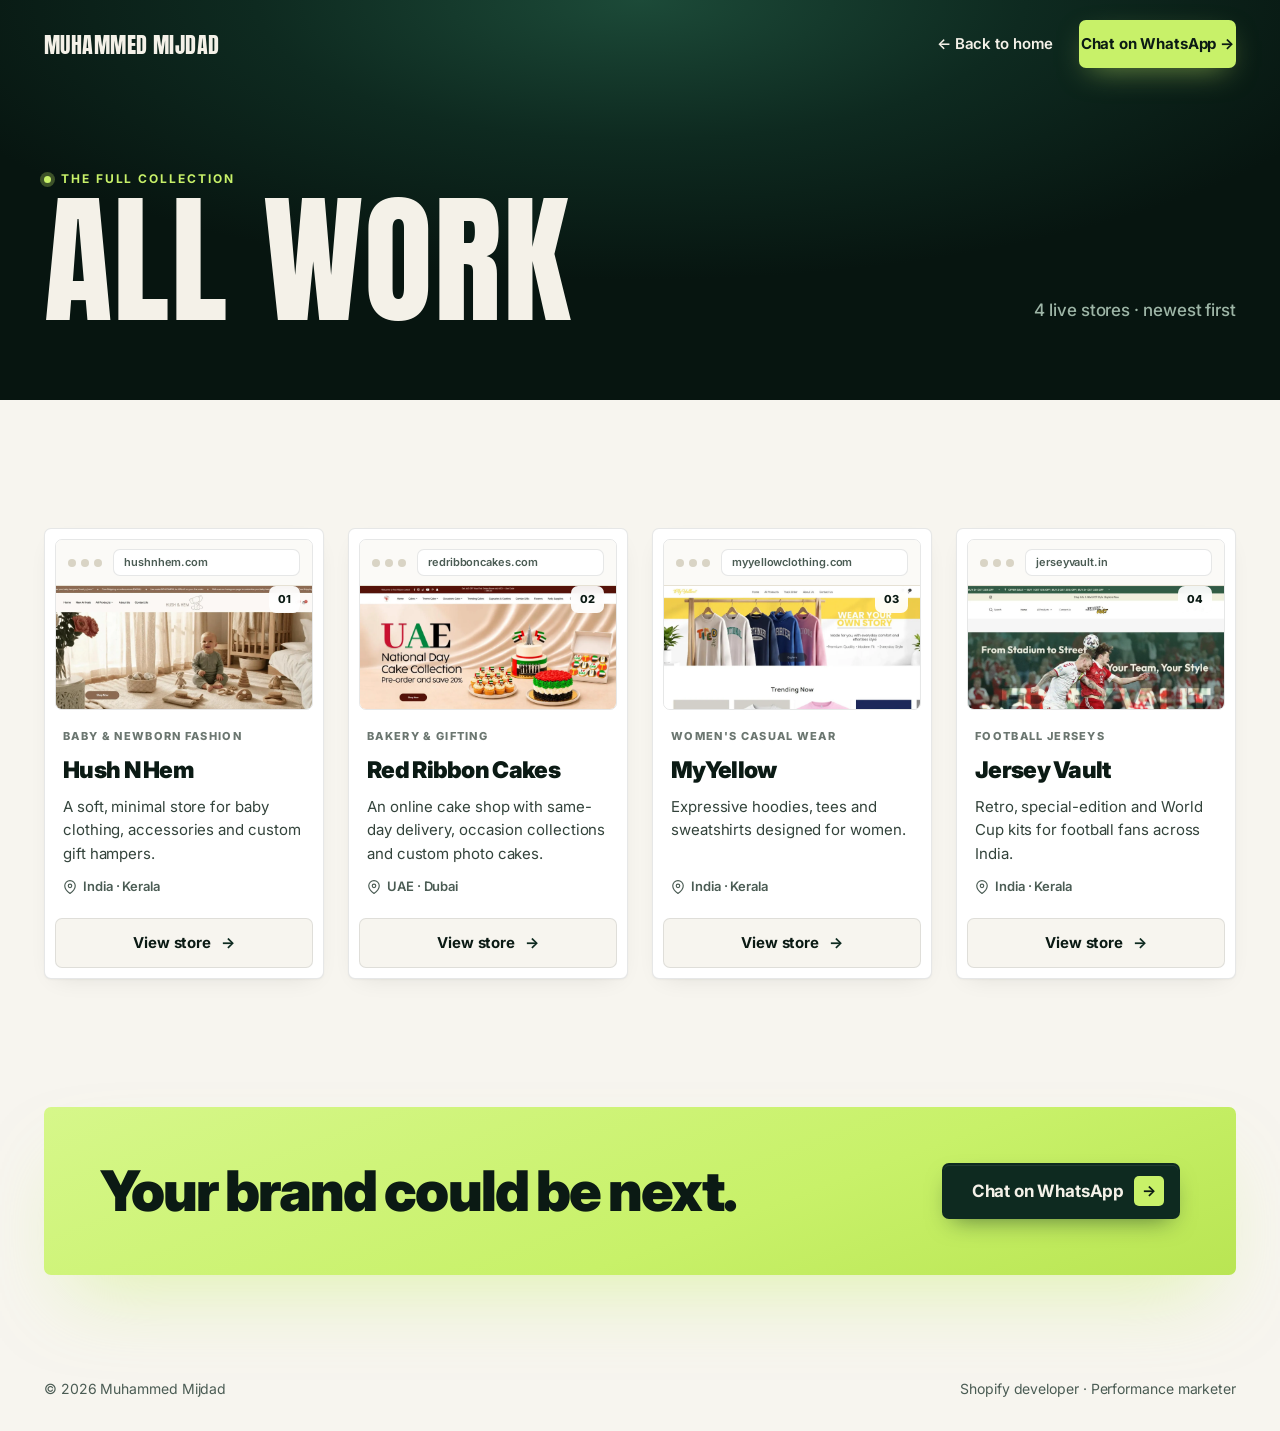
<file: work.html>
<!doctype html>
<html lang="en">
<head>
  <meta charset="utf-8">
  <script>document.documentElement.className += " js"</script>
  <meta name="viewport" content="width=device-width, initial-scale=1">
  <title>All work — Muhammed Mijdad</title>
  <meta name="description" content="Every live Shopify store built by Muhammed Mijdad, Shopify developer and performance marketer.">
  <meta name="theme-color" content="#0E2A20">
  <link rel="icon" href="assets/img/favicon.svg" type="image/svg+xml">

  <!-- Link preview (WhatsApp, LinkedIn, Instagram) -->
  <meta property="og:type" content="website">
  <meta property="og:title" content="All work — Muhammed Mijdad">
  <meta property="og:description" content="Every live Shopify store I've built.">
  <meta property="og:url" content="https://mijdad.github.io/work.html">
  <meta property="og:image" content="https://mijdad.github.io/assets/img/og-banner.jpg">
  <meta property="og:image:width" content="1200">
  <meta property="og:image:height" content="630">
  <meta name="twitter:card" content="summary_large_image">

  <link rel="preconnect" href="https://fonts.googleapis.com">
  <link rel="preconnect" href="https://fonts.gstatic.com" crossorigin>
  <link rel="stylesheet" href="https://fonts.googleapis.com/css2?family=Anton&family=Inter:opsz,wght@14..32,400..900&display=swap">
  <link rel="stylesheet" href="assets/css/style.css?v=8">
</head>
<body>

  <!-- ========== Header ========== -->
  <header class="work-head">
    <nav class="nav wrap" aria-label="Main">
      <a class="brand" href="index.html">MUHAMMED MIJDAD</a>
      <div class="nav-links">
        <a href="index.html">← Back to home</a>
        <a class="btn btn-lime btn-pill" data-wa href="https://wa.me/919539399658" target="_blank" rel="noopener">Chat on WhatsApp →</a>
      </div>
    </nav>
    <div class="work-hero wrap">
      <div>
        <p class="kicker">The full collection</p>
        <h1>ALL WORK</h1>
      </div>
      <span class="meta"><span data-live-count>4</span> live stores · newest first</span>
    </div>
  </header>

  <main>
    <!-- ========== All stores (from data/site.json) ========== -->
    <section class="section wrap" aria-label="All projects">
      <div class="grid" data-work-grid></div>
    </section>

    <div class="wrap">
      <div class="cta-band reveal">
        <h2>Your brand could be next.</h2>
        <a class="btn btn-dark" data-wa href="https://wa.me/919539399658" target="_blank" rel="noopener">Chat on WhatsApp <span class="arr">→</span></a>
      </div>
      <footer class="plain-foot">
        <span>© <span data-year>2026</span> Muhammed Mijdad</span>
        <span>Shopify developer · Performance marketer</span>
      </footer>
    </div>
  </main>

  <script src="assets/js/main.js?v=8" defer></script>
</body>
</html>
</file>
<file: assets/css/style.css>
/* Muhammed Mijdad portfolio: styles
   Sections follow the page from top to bottom. Brand colours and shadows are the variables in :root. */

/* ========== Tokens and base ========== */

*,
*::before,
*::after {
  box-sizing: border-box;
}

[hidden] {
  display: none !important;
}

html {
  scroll-behavior: smooth;
  -webkit-text-size-adjust: 100%;
}

img {
  max-width: 100%;
  display: block;
}

a {
  color: inherit;
}

button {
  font-family: inherit;
  cursor: pointer;
}

:focus-visible {
  outline: 3px solid var(--lime);
  outline-offset: 3px;
  border-radius: 6px;
}

:root {
  --forest: #0E2A20;
  --forest-2: #153D2E;
  --line: #24513F;
  --lime: #C8F169;
  --cream: #F4F1E8;
  --ink: #0B1A14;
  --sage: #9DB5A6;
  --white: #FFFFFF;
  --muted: #33433B;
  --muted-2: #4B5C54;
  --rule: #D9D4C5;
  --night: #071510;
  --wrap: 1240px;
  --pad: 24px;
  --display: Anton, Impact, "Arial Narrow", sans-serif;
  --sans: Inter, system-ui, -apple-system, "Segoe UI", Roboto, sans-serif;
  --bone: #F7F5EF;
  --soft: #6B7670;
  --hair: rgba(11,26,20,.10);
  --hair-2: rgba(11,26,20,.16);
  --hair-d: rgba(244,241,232,.14);
  --sh-1: 0 1px 2px rgba(11,26,20,.04),0 8px 24px -12px rgba(11,26,20,.12);
  --sh-2: 0 2px 4px rgba(11,26,20,.04),0 30px 60px -24px rgba(11,26,20,.28);
}

body {
  margin: 0;
  color: var(--ink);
  font-family: var(--sans);
  font-optical-sizing: auto;
  line-height: 1.5;
  overflow-x: hidden;
  background: var(--bone);
  letter-spacing: -.005em;
  -webkit-font-smoothing: antialiased;
  text-rendering: optimizeLegibility;
}

::selection {
  background: var(--lime);
  color: var(--ink);
}

/* ========== Layout helpers and type ========== */

.wrap {
  max-width: var(--wrap);
  margin: 0 auto;
  padding: 0 var(--pad);
}

.sr-only {
  position: absolute;
  width: 1px;
  height: 1px;
  overflow: hidden;
  clip: rect(0 0 0 0);
  white-space: nowrap;
}

.icon {
  width: 18px;
  height: 18px;
  flex: 0 0 auto;
}

.icon-sm {
  width: 14px;
  height: 14px;
}

.icon-lg {
  width: 26px;
  height: 26px;
}

.row {
  display: flex;
  flex-wrap: wrap;
  gap: 12px;
}

.row-tight {
  gap: 8px;
}

.kicker {
  text-transform: uppercase;
  color: var(--muted-2);
  margin: 0;
  display: inline-flex;
  align-items: center;
  gap: 10px;
  font-size: 12px;
  font-weight: 700;
  letter-spacing: .16em;
}

.kicker::before {
  content: "";
  width: 7px;
  height: 7px;
  border-radius: 999px;
  background: var(--lime);
  box-shadow: 0 0 0 4px rgba(200,241,105,.28);
}

.h2 {
  margin: 0;
  font-family: "Inter Display",var(--sans);
  font-weight: 800;
  letter-spacing: -.045em;
  font-size: clamp(40px,5.4vw,76px);
  line-height: .98;
}

.meta {
  font-size: 16px;
  line-height: 1.55;
  color: var(--muted-2);
  font-weight: 500;
}

.section-head {
  display: flex;
  flex-wrap: wrap;
  align-items: flex-end;
  justify-content: space-between;
  margin-bottom: clamp(36px,4.5vw,56px);
  gap: 20px 40px;
}

.section-head > div {
  display: flex;
  flex-direction: column;
  gap: 14px;
}

.section {
  padding-top: clamp(80px,10vw,144px);
  padding-bottom: clamp(80px,10vw,144px);
}

.choose-label {
  margin: 0 0 10px;
  font-size: 12px;
  font-weight: 700;
  letter-spacing: .14em;
  text-transform: uppercase;
  color: var(--muted-2);
  margin-bottom: 12px;
}

.hl {
  background: linear-gradient(transparent 62%,var(--lime) 62%,var(--lime) 92%,transparent 92%);
  padding: 0 .04em;
}

.seg {
  display: inline-flex;
  flex-wrap: wrap;
  padding: 4px;
  gap: 4px;
  background: var(--white);
  border: 1px solid var(--hair-2);
  border-radius: 7px;
  box-shadow: var(--sh-1);
}

.seg button {
  min-height: 44px;
  padding: 0 18px;
  border: 0;
  border-radius: 5px;
  background: transparent;
  color: var(--muted);
  font-size: 15px;
  font-weight: 600;
  transition: background .25s,color .25s;
}

.seg button:hover {
  color: var(--ink);
  background: var(--bone);
}

.seg button[aria-pressed="true"] {
  background: var(--forest);
  color: var(--cream);
}

.mark {
  background: var(--lime);
  color: var(--ink);
  padding: 0 .12em;
  border-radius: 5px;
}

.hl-d {
  background: none;
  color: var(--lime);
}

/* ========== Buttons ========== */

.btn:hover {
  box-shadow: 0 10px 24px rgba(11,26,20,.18);
  transform: translateY(-2px);
}

.btn-dark {
  background: var(--forest);
  color: var(--cream);
  box-shadow: 0 10px 24px -10px rgba(14,42,32,.6),inset 0 1px 0 rgba(255,255,255,.08);
}

.btn-dark:hover {
  background: #133829;
  box-shadow: 0 16px 32px -12px rgba(14,42,32,.7);
}

.btn:hover .arr {
  transform: translateX(3px);
}

.btn-lime {
  background: var(--lime);
  color: var(--ink);
  box-shadow: 0 10px 30px -10px rgba(200,241,105,.55);
}

.btn {
  display: inline-flex;
  align-items: center;
  justify-content: center;
  gap: 10px;
  min-height: 56px;
  font-size: 17px;
  text-decoration: none;
  border: 2px solid transparent;
  font-weight: 700;
  letter-spacing: -.01em;
  padding: 0 28px;
  transition: transform .35s cubic-bezier(.2,.7,.2,1),box-shadow .35s,background .25s,color .25s,border-color .25s;
  border-radius: 7px;
}

.btn-pill {
  min-height: 48px;
  font-size: 15px;
  padding: 0 20px;
  border-radius: 7px;
}

.btn-dark .arr {
  display: inline-flex;
  align-items: center;
  justify-content: center;
  width: 30px;
  height: 30px;
  margin-right: -14px;
  background: var(--lime);
  color: var(--ink);
  font-size: 15px;
  transition: transform .35s;
  border-radius: 5px;
}

/* ========== Banner ========== */

.banner-pic {
  display: contents;
}

.banner {
  position: relative;
  overflow: hidden;
  height: 100svh;
  min-height: 560px;
  color: var(--cream);
  background: radial-gradient(ellipse 60% 70% at 50% 45%,#1C4A38 0%,var(--forest) 45%,var(--night) 100%);
}

.banner-grid {
  position: absolute;
  inset: 0;
  opacity: .25;
  pointer-events: none;
  background-image: linear-gradient(var(--line) 1px,transparent 1px),linear-gradient(90deg,var(--line) 1px,transparent 1px);
  background-size: 90px 90px;
}

.nav {
  position: relative;
  z-index: 4;
  display: flex;
  flex-wrap: wrap;
  align-items: center;
  justify-content: space-between;
  gap: 12px;
  padding-top: 22px;
  padding-bottom: 22px;
}

.brand {
  font-family: var(--display);
  font-size: 22px;
  letter-spacing: .02em;
  text-decoration: none;
  color: var(--cream);
}

.nav-links {
  display: flex;
  flex-wrap: wrap;
  align-items: center;
  gap: 6px 26px;
  font-size: 15px;
  font-weight: 600;
}

.nav-links a {
  text-decoration: none;
  padding: 10px 0;
}

.banner-fade {
  position: absolute;
  z-index: 3;
  left: 0;
  right: 0;
  bottom: 0;
  height: 34%;
  pointer-events: none;
  background: linear-gradient(to bottom,rgba(7,21,16,0) 0%,rgba(7,21,16,.85) 70%,var(--night) 100%);
}

.banner-roles {
  position: absolute;
  z-index: 4;
  left: 0;
  right: 0;
  top: calc(clamp(104px,17vh,210px) + clamp(88px,min(16vw,29vh),260px)*.93);
  pointer-events: none;
}

.banner-roles .wrap {
  display: flex;
  justify-content: space-between;
  gap: 16px;
  font-size: clamp(13px,1.4vw,18px);
  font-weight: 700;
}

.banner-bottom {
  position: absolute;
  z-index: 4;
  left: 0;
  right: 0;
  bottom: 24px;
}

.banner-bottom .wrap {
  display: flex;
  flex-wrap: wrap;
  align-items: center;
  justify-content: space-between;
  gap: 14px;
}

.socials {
  display: flex;
  gap: 10px;
}

.social:hover {
  background: var(--lime);
  color: var(--ink);
  border-color: var(--lime);
}

.nav-links a:not(.cart) {
  position: relative;
}

.nav-links a:not(.cart)::after {
  content: "";
  position: absolute;
  left: 0;
  right: 0;
  bottom: 6px;
  height: 1.5px;
  background: var(--lime);
  transform: scaleX(0);
  transform-origin: right;
  transition: transform .35s cubic-bezier(.2,.7,.2,1);
}

.nav-links a:not(.cart):hover {
  color: var(--cream);
}

.nav-links a:not(.cart):hover::after {
  transform: scaleX(1);
  transform-origin: left;
}

.nav-links a.btn::after {
  display: none;
}

.banner-bottom .btn-lime {
  min-height: 52px;
  padding: 0 24px;
}

.social {
  width: 44px;
  height: 44px;
  border: 1px solid rgba(244,241,232,.4);
  display: flex;
  align-items: center;
  justify-content: center;
  color: var(--cream);
  transition: background .2s,color .2s;
  border-radius: 7px;
}

.banner-title {
  position: absolute;
  z-index: 1;
  left: 0;
  right: 0;
  top: clamp(104px,17vh,210px);
  margin: 0;
  text-align: center;
  font-family: var(--display);
  font-weight: 400;
  font-size: clamp(88px,min(16vw,29vh),260px);
  line-height: .85;
  letter-spacing: .01em;
  white-space: nowrap;
  text-shadow: 0 0 60px rgba(200,241,105,.18);
  animation: rise 1s cubic-bezier(.2,.7,.2,1) both;
}

.banner-photo {
  position: absolute;
  z-index: 2;
  bottom: 0;
  left: 50%;
  transform: translateX(-50%);
  height: 88%;
  width: auto;
  max-width: none;
  -webkit-mask-image: linear-gradient(to right,transparent 0,#000 7%,#000 93%,transparent 100%);
  mask-image: linear-gradient(to right,transparent 0,#000 7%,#000 93%,transparent 100%);
  animation: photoIn 1.1s .15s cubic-bezier(.2,.7,.2,1) both;
}

@media (max-width:760px), (orientation:portrait) and (max-width:1100px) {
  .banner {
    height: auto;
    min-height: 100svh;
    display: flex;
    flex-direction: column;
  }
  .banner-title {
    order: 1;
    position: relative;
    top: auto;
    margin-top: clamp(8px,3vh,40px);
    font-size: min(20vw,150px);
  }
  .banner-roles {
    order: 2;
    position: relative;
    top: auto;
    margin-top: 12px;
  }
  .banner-photo {
    order: 3;
    position: relative;
    left: auto;
    transform: none;
    flex: 1 1 0;
    min-height: 300px;
    height: auto;
    width: 100%;
    max-width: 100%;
    object-fit: cover;
    object-position: 50% 0;
    margin: 20px 0 0;
  }
}

@media (orientation:landscape) and (max-height:500px) {
  .banner {
    min-height: 520px;
  }
}

/* ========== Intro: what I do ========== */

.ib {
  background: linear-gradient(180deg,var(--night) 0%,var(--forest) 100%);
  color: var(--cream);
  padding-top: clamp(88px,11vw,150px);
  padding-bottom: clamp(88px,11vw,150px);
}

.ib-grid {
  display: grid;
  grid-template-columns: minmax(0,1.05fr) minmax(0,1fr);
  gap: clamp(48px,6vw,96px);
  align-items: center;
}

.ib-copy {
  display: flex;
  flex-direction: column;
  gap: 28px;
}

.ib .kicker {
  color: var(--sage);
}

.ib-title {
  margin: 0;
  font-family: "Inter Display",var(--sans);
  font-weight: 800;
  white-space: nowrap;
  font-size: min(clamp(44px,5.4vw,76px),calc((100vw - 48px) / 7));
  line-height: .98;
  letter-spacing: -.045em;
}

.ib-lead {
  margin: 0;
  max-width: 520px;
  font-size: 18px;
  line-height: 1.65;
  color: var(--sage);
}

.ib .choose-label {
  color: var(--sage);
}

.ib .seg {
  background: rgba(255,255,255,.04);
  border-color: var(--hair-d);
  box-shadow: none;
}

.ib .seg button {
  color: var(--sage);
}

.ib .seg button:hover {
  background: rgba(255,255,255,.06);
  color: var(--cream);
}

.ib .seg button[aria-pressed="true"] {
  background: var(--lime);
  color: var(--ink);
}

.ib-ghost {
  border: 1.5px solid var(--hair-d);
  color: var(--cream);
}

.ib-ghost:hover {
  border-color: var(--lime);
  color: var(--lime);
}

.ib-tiles {
  list-style: none;
  margin: 0;
  padding: 0;
  display: flex;
  flex-direction: column;
  gap: 14px;
}

.ib-tiles li {
  display: grid;
  grid-template-columns: auto 52px minmax(0,1fr);
  gap: 18px;
  align-items: center;
  padding: 24px;
  border: 1px solid var(--hair-d);
  border-radius: 7px;
  background: rgba(255,255,255,.03);
  transition: border-color .3s,background .3s,transform .4s cubic-bezier(.2,.7,.2,1);
}

.ib-tiles li:hover {
  border-color: rgba(200,241,105,.5);
  background: rgba(255,255,255,.05);
  transform: translateX(6px);
}

.ib-n {
  font-size: 12px;
  font-weight: 700;
  color: var(--sage);
  letter-spacing: .1em;
}

.ib-ico {
  width: 52px;
  height: 52px;
  border-radius: 7px;
  background: var(--lime);
  color: var(--ink);
  display: flex;
  align-items: center;
  justify-content: center;
}

.ib-ico .icon {
  width: 24px;
  height: 24px;
}

.ib-tiles b {
  display: block;
  font-family: "Inter Display",var(--sans);
  font-size: 24px;
  letter-spacing: -.03em;
}

.ib-tiles p {
  margin: 4px 0 0;
  font-size: 15px;
  color: var(--sage);
  line-height: 1.55;
}

@media (max-width:900px) {
  .ib-grid {
    grid-template-columns: minmax(0,1fr);
  }
}

@media (max-width:480px) {
  .ib-tiles li {
    grid-template-columns: 44px minmax(0,1fr);
    padding: 18px;
  }
  .ib-n {
    display: none;
  }
  .ib-ico {
    width: 44px;
    height: 44px;
  }
}

/* ========== Work: shop my work ========== */

.shot-bar i {
  width: 8px;
  height: 8px;
  border-radius: 999px;
  background: var(--rule);
}

.shot .ph {
  width: 100%;
  height: auto;
  aspect-ratio: 1500/722;
  object-fit: cover;
  object-position: top left;
  transition: transform .5s ease;
  display: flex;
  align-items: center;
  justify-content: center;
  font-size: 24px;
  font-weight: 800;
}

.card-body .loc {
  display: inline-flex;
  align-items: center;
  gap: 6px;
  font-size: 13px;
  color: var(--muted-2);
  font-weight: 600;
  margin-top: 4px;
}

.preorder p {
  margin: 10px 0 0;
  font-size: 15px;
  color: var(--muted);
}

.view-all {
  display: flex;
  justify-content: center;
  margin-top: 28px;
}

.grid {
  display: grid;
  grid-template-columns: repeat(auto-fill,minmax(min(100%,280px),1fr));
  gap: 24px;
}

.card:hover {
  transform: translateY(-6px);
  box-shadow: var(--sh-2);
}

.shot-bar {
  display: flex;
  align-items: center;
  gap: 5px;
  border-bottom: 1px solid #E6E1D4;
  padding: 9px 12px;
  background: #FBFAF7;
}

.shot img {
  width: 100%;
  height: auto;
  aspect-ratio: 1500/722;
  object-fit: cover;
  object-position: top left;
  transition: transform .9s cubic-bezier(.2,.7,.2,1);
}

.card:hover .shot img {
  transform: scale(1.04);
}

.card-body {
  display: flex;
  flex-direction: column;
  flex: 1;
  padding: 2px 8px;
  gap: 8px;
}

.card-body .cat {
  font-weight: 800;
  text-transform: uppercase;
  font-size: 11px;
  letter-spacing: .12em;
  color: var(--soft);
}

.card-body h3 {
  margin: 0;
  font-weight: 900;
  font-size: 23px;
  letter-spacing: -.03em;
}

.card-body p {
  margin: 0;
  color: var(--muted);
  flex: 1;
  font-size: 15px;
  line-height: 1.55;
}

.card .btn .arr {
  background: transparent;
  color: var(--forest);
  width: auto;
  height: auto;
  margin: 0;
}

.card:hover .btn {
  background: var(--forest);
  color: var(--cream);
  border-color: var(--forest);
}

.card:hover .btn .arr {
  color: var(--lime);
}

.preorder::after {
  content: "";
  position: absolute;
  right: -60px;
  bottom: -60px;
  width: 200px;
  height: 200px;
  border-radius: 999px;
  background: var(--lime);
  opacity: .35;
  filter: blur(10px);
  transition: transform .6s;
}

.preorder:hover {
  transform: translateY(-6px);
  box-shadow: var(--sh-2);
  border-color: var(--hair-2);
  background: linear-gradient(160deg,var(--white) 0%,var(--bone) 100%);
}

.preorder:hover::after {
  transform: scale(1.3);
}

.preorder > * {
  position: relative;
  z-index: 1;
}

.preorder > span:nth-child(2) {
  flex: 1 1 320px;
}

.preorder b {
  display: block;
  font-weight: 900;
  letter-spacing: -.03em;
  line-height: 1.08;
  font-size: clamp(28px,3.4vw,44px);
}

.card {
  background: var(--white);
  display: flex;
  flex-direction: column;
  padding: 10px;
  gap: 16px;
  box-shadow: var(--sh-1);
  border: 1px solid var(--hair);
  transition: transform .5s cubic-bezier(.2,.7,.2,1),box-shadow .5s;
  border-radius: 7px;
}

.shot {
  display: block;
  color: inherit;
  text-decoration: none;
  position: relative;
  overflow: hidden;
  border: 1px solid var(--hair);
  border-radius: 7px;
}

.preorder {
  display: flex;
  gap: 16px;
  text-decoration: none;
  border: 1px solid var(--hair-2);
  background: linear-gradient(160deg,var(--white) 0%,var(--bone) 100%);
  box-shadow: var(--sh-1);
  position: relative;
  overflow: hidden;
  transition: transform .5s cubic-bezier(.2,.7,.2,1),box-shadow .5s;
  grid-column: 1/-1;
  min-height: 0;
  flex-direction: row;
  flex-wrap: wrap;
  align-items: center;
  justify-content: space-between;
  padding: clamp(28px,4vw,44px);
  border-radius: 7px;
}

.preorder .badge {
  align-self: flex-start;
  color: var(--cream);
  padding: 6px 12px;
  font-size: 11px;
  font-weight: 900;
  letter-spacing: .06em;
  background: var(--forest);
  border-radius: 7px;
}

.preorder .go {
  font-weight: 800;
  font-size: 15px;
  display: inline-flex;
  align-items: center;
  min-height: 54px;
  padding: 0 24px;
  background: var(--forest);
  color: var(--cream);
  border-radius: 7px;
}

.num {
  position: absolute;
  padding: 5px 9px;
  font-size: 11px;
  font-weight: 800;
  top: 46px;
  right: 12px;
  background: rgba(255,255,255,.92);
  color: var(--ink);
  backdrop-filter: blur(6px);
  -webkit-backdrop-filter: blur(6px);
  border-radius: 7px;
}

.card .btn {
  font-size: 15px;
  margin-top: 4px;
  min-height: 50px;
  background: var(--bone);
  color: var(--ink);
  box-shadow: none;
  border: 1px solid var(--hair);
  border-radius: 7px;
}

.shot-bar span {
  margin-left: 6px;
  flex: 1;
  min-width: 0;
  overflow: hidden;
  text-overflow: ellipsis;
  white-space: nowrap;
  color: var(--muted-2);
  font-size: 11px;
  font-weight: 600;
  padding: 4px 10px;
  background: var(--white);
  border: 1px solid var(--hair);
  border-radius: 7px;
}

.view-all .btn {
  border-radius: 7px;
}

/* ========== Services: pick your bundle ========== */

.services .kicker {
  color: var(--lime);
}

.services .meta {
  color: var(--sage);
  max-width: 360px;
}

.bundle-top {
  display: flex;
  justify-content: space-between;
  align-items: center;
  gap: 8px;
}

.bundle-top .k {
  font-size: 13px;
  font-weight: 800;
  letter-spacing: .08em;
  color: var(--lime);
}

.bundle p {
  margin: 0;
  font-size: 16px;
  color: var(--sage);
}

.bundle .price {
  margin: 0;
  color: var(--sage);
  font-size: 14px;
  font-weight: 600;
}

.bundle li {
  display: flex;
  gap: 10px;
  font-size: 15px;
  font-weight: 600;
  line-height: 1.4;
}

.bundle li::before {
  content: "→";
  color: var(--lime);
}

.bundle.featured .k,
.bundle.featured li::before {
  color: var(--ink);
}

.bundle.featured p,
.bundle.featured .price {
  color: #24402F;
}

.bundle.featured .add {
  border-color: var(--ink);
  color: var(--ink);
}

.services {
  color: var(--cream);
  background: radial-gradient(ellipse 70% 60% at 85% 0%,#174634 0%,var(--forest) 55%);
}

.bundles {
  display: grid;
  grid-template-columns: repeat(auto-fit,minmax(min(100%,300px),1fr));
  gap: 22px;
}

.bundle:hover {
  transform: translateY(-6px);
  border-color: rgba(200,241,105,.45);
}

.bundle h3 {
  margin: 0;
  font-size: clamp(28px,3vw,36px);
  line-height: 1.05;
  font-weight: 900;
  font-family: "Inter Display",var(--sans);
  letter-spacing: -.04em;
}

.bundle ul {
  margin: 0;
  padding: 0;
  list-style: none;
  display: flex;
  flex-direction: column;
  flex: 1;
  gap: 12px;
  border-top: 1px solid var(--hair-d);
  padding-top: 18px;
}

.bundle.featured {
  color: var(--ink);
  background: linear-gradient(160deg,#D6F78A 0%,var(--lime) 60%,#B9E553 100%);
  border-color: transparent;
  box-shadow: 0 40px 80px -30px rgba(200,241,105,.45);
}

.bundle.featured ul {
  border-top-color: rgba(11,26,20,.14);
}

.bundle {
  display: flex;
  flex-direction: column;
  gap: 18px;
  background: linear-gradient(180deg,rgba(255,255,255,.06) 0%,rgba(255,255,255,.02) 100%);
  border: 1px solid var(--hair-d);
  padding: 32px;
  transition: transform .5s cubic-bezier(.2,.7,.2,1),border-color .3s;
  border-radius: 7px;
}

.bundle-top .b {
  background: var(--ink);
  color: var(--lime);
  padding: 6px 10px;
  font-size: 11px;
  font-weight: 900;
  letter-spacing: .06em;
  box-shadow: 0 6px 16px -6px rgba(11,26,20,.5);
  border-radius: 7px;
}

.add {
  font-size: 16px;
  font-weight: 800;
  border: 2px solid var(--lime);
  background: transparent;
  color: var(--cream);
  transition: background .2s,color .2s;
  border-width: 1.5px;
  min-height: 54px;
  border-radius: 7px;
  display: flex;
  align-items: center;
  justify-content: center;
  gap: 10px;
  text-decoration: none;
}

.add span {
  transition: transform .3s;
}

.add:hover {
  background: var(--lime);
  color: var(--ink);
  border-color: var(--lime);
}

.add:hover span {
  transform: translateX(4px);
}

.bundle.featured .add:hover {
  background: var(--ink);
  color: var(--lime);
  border-color: var(--ink);
}

/* ========== Process: track your order ========== */

.track li {
  display: flex;
  flex-direction: column;
  gap: 14px;
  padding-right: 20px;
}

.track .dotrow {
  display: flex;
  align-items: center;
  gap: 10px;
}

.track .st {
  font-size: 12px;
  font-weight: 800;
  letter-spacing: .08em;
  color: var(--muted-2);
}

.track {
  margin: 0;
  padding: 0;
  list-style: none;
  display: grid;
  grid-template-columns: repeat(auto-fit,minmax(min(100%,230px),1fr));
  gap: 36px 0;
}

.track .dot {
  flex: 0 0 44px;
  border-radius: 999px;
  background: var(--forest);
  color: var(--lime);
  display: flex;
  align-items: center;
  justify-content: center;
  width: 48px;
  height: 48px;
  flex-basis: 48px;
  box-shadow: 0 0 0 6px rgba(14,42,32,.08);
}

.track li:last-child .dot {
  background: var(--lime);
  color: var(--ink);
  box-shadow: 0 0 0 6px rgba(200,241,105,.3);
}

.track .bar {
  flex: 1;
  border-radius: 3px;
  height: 2px;
  background: repeating-linear-gradient(90deg,var(--forest) 0 8px,transparent 8px 14px);
}

.track li:last-child .bar {
  background: transparent;
}

.track b {
  font-weight: 900;
  font-family: "Inter Display",var(--sans);
  font-size: 26px;
  letter-spacing: -.03em;
}

.track p {
  margin: 0;
  font-size: 15px;
  color: var(--muted);
  line-height: 1.6;
}

/* ========== Mentor ========== */

.mentor div {
  flex: 999 1 300px;
}

.mentor .kicker {
  font-size: 12px;
  color: var(--muted-2);
}

.mentor b {
  display: block;
  font-size: 20px;
  font-weight: 800;
  line-height: 1.35;
  font-family: "Inter Display",var(--sans);
  letter-spacing: -.02em;
}

.mentor {
  display: flex;
  flex-wrap: wrap;
  align-items: center;
  gap: 16px 24px;
  margin-bottom: clamp(56px,8vw,104px);
  background: var(--white);
  border: 1px solid var(--hair);
  box-shadow: var(--sh-1);
  padding: 30px 34px;
  border-radius: 7px;
}

.mentor .ico {
  width: 52px;
  height: 52px;
  flex: 0 0 52px;
  background: var(--forest);
  color: var(--lime);
  display: flex;
  align-items: center;
  justify-content: center;
  border-radius: 7px;
}

/* ========== Contact and order summary ========== */

.checkout .wrap {
  display: flex;
  flex-wrap: wrap;
  gap: 48px;
  align-items: flex-start;
}

.co-copy {
  flex: 999 1 460px;
  min-width: 0;
  display: flex;
  flex-direction: column;
  gap: 24px;
}

.co-copy .lead {
  margin: 0;
  max-width: 520px;
  font-size: 18px;
  color: var(--muted);
}

.receipt-head {
  display: flex;
  justify-content: space-between;
  align-items: baseline;
  gap: 8px;
}

.receipt-head span {
  font-size: 13px;
  color: var(--muted-2);
  font-weight: 600;
}

.line {
  display: flex;
  justify-content: space-between;
  align-items: center;
  gap: 12px;
}

.line b {
  display: block;
  font-size: 16px;
}

.line small {
  font-size: 13px;
  color: var(--muted-2);
}

.kv {
  display: flex;
  justify-content: space-between;
  font-size: 15px;
}

.kv span {
  color: var(--muted);
}

.kv b {
  font-weight: 800;
}

.note {
  font-size: 12px;
  color: var(--muted-2);
  text-align: center;
  margin: 0;
}

.checkout {
  background: linear-gradient(180deg,var(--white) 0%,var(--bone) 100%);
  border-top: 1px solid var(--hair);
}

.co-title {
  margin: 0;
  font-size: clamp(42px,6.4vw,92px);
  font-family: "Inter Display",var(--sans);
  font-weight: 800;
  letter-spacing: -.045em;
  line-height: .94;
}

.receipt {
  flex: 1 1 340px;
  min-width: 0;
  max-width: 460px;
  width: 100%;
  margin: 0 auto;
  filter: drop-shadow(0 40px 60px rgba(11,26,20,.16));
}

.summary-empty {
  margin: 0 0 12px;
  font-size: 15px;
  color: var(--muted);
}

.summary-lines {
  display: flex;
  flex-direction: column;
  gap: 14px;
}

.receipt-body {
  padding: 24px 28px;
  display: flex;
  flex-direction: column;
  gap: 16px;
  background: var(--white);
}

.zig {
  height: 12px;
  background: radial-gradient(circle at 8px 0,transparent 7px,var(--white) 7.5px) repeat-x;
  background-size: 16px 12px;
}

.zig.bottom {
  background: radial-gradient(circle at 8px 12px,transparent 7px,var(--white) 7.5px) repeat-x;
  background-size: 16px 12px;
}

.receipt-head b {
  font-size: 22px;
  font-weight: 900;
  font-family: "Inter Display",var(--sans);
  letter-spacing: -.03em;
}

.dash {
  border-top: 1.5px dashed var(--hair-2);
}

.mini:hover {
  border-color: var(--ink);
}

.receipt .btn .arr {
  margin-right: -8px;
}

.ccards {
  display: grid;
  grid-template-columns: repeat(2,minmax(0,1fr));
  gap: 12px;
}

.ccard {
  display: flex;
  align-items: center;
  gap: 14px;
  padding: 16px;
  background: var(--white);
  border: 1px solid var(--hair);
  border-radius: 7px;
  text-decoration: none;
  color: var(--ink);
  box-shadow: var(--sh-1);
  transition: border-color .25s,transform .35s cubic-bezier(.2,.7,.2,1),box-shadow .35s;
  min-width: 0;
}

.cc-ico {
  width: 44px;
  height: 44px;
  flex: 0 0 44px;
  border-radius: 7px;
  background: var(--bone);
  color: var(--forest);
  display: flex;
  align-items: center;
  justify-content: center;
  transition: background .25s,color .25s;
}

.cc-ico .icon {
  width: 20px;
  height: 20px;
}

.cc-txt {
  display: flex;
  flex-direction: column;
  gap: 2px;
  min-width: 0;
  flex: 1;
}

.cc-txt small {
  font-size: 11px;
  font-weight: 700;
  letter-spacing: .14em;
  text-transform: uppercase;
  color: var(--muted-2);
}

.cc-txt b {
  font-size: 15px;
  font-weight: 700;
  overflow: hidden;
  text-overflow: ellipsis;
  white-space: nowrap;
}

.cc-go {
  color: var(--muted-2);
  transition: transform .35s,color .25s;
}

.ccard:hover {
  border-color: var(--forest);
  transform: translateY(-3px);
  box-shadow: var(--sh-2);
}

.ccard:hover .cc-ico {
  background: var(--forest);
  color: var(--lime);
}

.ccard:hover .cc-go {
  transform: translateX(3px);
  color: var(--forest);
}

.mini {
  min-height: 44px;
  padding: 0 14px;
  color: var(--ink);
  font-size: 14px;
  font-weight: 700;
  border: 1px solid var(--hair-2);
  background: var(--bone);
  border-radius: 7px;
}

.receipt .btn {
  padding: 0 18px 0 22px;
  font-size: 16px;
  white-space: nowrap;
  border-radius: 7px;
}

@media (max-width:520px) {
  .ccards {
    grid-template-columns: minmax(0,1fr);
  }
}

/* ========== Footer ========== */

.footer .wrap {
  padding-top: 36px;
  padding-bottom: 36px;
  display: flex;
  flex-direction: column;
  gap: 28px;
}

.badges {
  display: grid;
  grid-template-columns: repeat(auto-fit,minmax(min(100%,220px),1fr));
  gap: 16px;
}

.badges b {
  display: block;
  font-size: 15px;
}

.badges small {
  font-size: 13px;
  color: var(--sage);
}

.footer {
  color: var(--cream);
  background: var(--night);
}

.badges div:hover {
  border-color: rgba(200,241,105,.4);
}

.foot {
  display: flex;
  flex-wrap: wrap;
  justify-content: space-between;
  gap: 12px;
  font-size: 14px;
  color: var(--sage);
  border-top: 1px solid var(--line);
  padding-top: 20px;
  border-top-color: var(--hair-d);
}

.badges div {
  display: flex;
  align-items: center;
  gap: 12px;
  border: 1px solid var(--line);
  padding: 14px 16px;
  border-color: var(--hair-d);
  background: rgba(255,255,255,.02);
  transition: border-color .3s;
  border-radius: 7px;
}

.badges i {
  width: 36px;
  height: 36px;
  flex: 0 0 36px;
  background: var(--forest-2);
  color: var(--lime);
  display: flex;
  align-items: center;
  justify-content: center;
  border-radius: 7px;
}

/* ========== All work page ========== */

.work-head .nav {
  padding-top: 20px;
  padding-bottom: 20px;
}

.work-hero {
  display: flex;
  flex-wrap: wrap;
  align-items: flex-end;
  justify-content: space-between;
  gap: 20px;
  padding-top: clamp(40px,6vw,80px);
  padding-bottom: clamp(48px,6vw,88px);
}

.work-hero .kicker {
  color: var(--lime);
}

.work-hero h1 {
  margin: 8px 0 0;
  font-family: var(--display);
  font-weight: 400;
  font-size: clamp(64px,11vw,160px);
  line-height: .9;
  letter-spacing: .01em;
}

.work-hero .meta {
  color: var(--sage);
  font-size: 17px;
}

.cta-band h2 {
  margin: 0;
  font-size: clamp(32px,4.5vw,56px);
  line-height: 1;
  font-weight: 900;
  letter-spacing: -.035em;
}

.plain-foot {
  display: flex;
  flex-wrap: wrap;
  justify-content: space-between;
  gap: 12px;
  padding-bottom: 32px;
  color: var(--muted-2);
  font-size: 14px;
}

.work-head {
  color: var(--cream);
  background: radial-gradient(ellipse 60% 70% at 50% 0%,#1C4A38 0%,var(--forest) 50%,var(--night) 100%);
}

.cta-band {
  padding: clamp(28px,5vw,56px);
  display: flex;
  flex-wrap: wrap;
  align-items: center;
  justify-content: space-between;
  gap: 20px;
  margin-bottom: clamp(56px,8vw,104px);
  background: linear-gradient(160deg,#D6F78A 0%,var(--lime) 60%,#B9E553 100%);
  box-shadow: 0 40px 80px -30px rgba(200,241,105,.5);
  border-radius: 7px;
}

/* ========== Store page ========== */

.store-hero {
  display: flex;
  flex-wrap: wrap;
  align-items: flex-end;
  justify-content: space-between;
  gap: 28px;
  padding-top: clamp(32px,5vw,64px);
  padding-bottom: clamp(40px,5vw,72px);
}

.store-intro {
  flex: 1 1 560px;
  min-width: 0;
}

.store-hero .kicker {
  color: var(--lime);
}

.store-hero h1 {
  margin: 8px 0 0;
  font-family: var(--display);
  font-weight: 400;
  font-size: clamp(56px,9vw,128px);
  line-height: .92;
  letter-spacing: .01em;
  text-transform: uppercase;
}

.store-desc {
  margin: 18px 0 0;
  max-width: 560px;
  color: var(--sage);
  font-size: 17px;
  line-height: 1.55;
}

.store-meta {
  display: flex;
  flex-wrap: wrap;
  align-items: center;
  gap: 10px;
  margin-top: 18px;
}

.store-meta > span {
  display: inline-flex;
  align-items: center;
  gap: 6px;
  padding: 7px 12px;
  font-size: 13px;
  font-weight: 700;
  color: var(--cream);
  border: 1px solid var(--line);
  background: rgba(255,255,255,.04);
  border-radius: 7px;
}

.store-meta > span[hidden] {
  display: none;
}

.store-visit {
  min-height: 56px;
  padding: 0 26px;
  font-size: 16px;
  border-radius: 7px;
}

.store-visit[hidden] {
  display: none;
}

.store-view {
  padding-top: clamp(32px,4vw,56px);
  padding-bottom: clamp(40px,5vw,64px);
}

.view-bar {
  display: flex;
  flex-wrap: wrap;
  align-items: flex-start;
  justify-content: space-between;
  gap: 12px;
  margin-bottom: 18px;
}

.page-tabs {
  display: flex;
  flex-wrap: wrap;
  gap: 8px;
}

.view-toggle {
  display: inline-flex;
  flex: 0 0 auto;
  padding: 4px;
  gap: 4px;
  background: var(--white);
  border: 1px solid var(--hair);
  border-radius: 7px;
}

.view-toggle[hidden] {
  display: none;
}

.view-toggle button {
  display: inline-flex;
  align-items: center;
  gap: 7px;
  padding: 7px 13px;
  font: inherit;
  font-size: 13px;
  font-weight: 700;
  cursor: pointer;
  color: var(--muted);
  background: transparent;
  border: 0;
  border-radius: 5px;
  transition: background .2s,color .2s;
}

.view-toggle svg {
  width: 16px;
  height: 16px;
  fill: none;
  stroke: currentColor;
  stroke-width: 2;
  stroke-linecap: round;
  stroke-linejoin: round;
}

.view-toggle button[aria-pressed="true"] {
  color: var(--lime);
  background: var(--forest);
}

.frame[hidden],
.phone[hidden] {
  display: none;
}

.phone {
  position: relative;
  width: min(100%,340px);
  margin: 8px auto 0;
  padding: 12px;
  background: #101814;
  border-radius: 44px;
  box-shadow: inset 0 0 0 2px #2A3A32,var(--sh-2);
}

.phone::before {
  content: "";
  position: absolute;
  top: 22px;
  left: 50%;
  z-index: 2;
  width: 90px;
  height: 24px;
  transform: translateX(-50%);
  background: #101814;
  border-radius: 999px;
}

.phone-screen {
  display: block;
  width: 100%;
  padding: 0;
  overflow: hidden;
  cursor: zoom-in;
  background: var(--white);
  border: 0;
  border-radius: 34px;
}

.phone-screen img {
  display: block;
  width: 100%;
  height: auto;
  aspect-ratio: 9/19.5;
  object-fit: cover;
  object-position: top center;
}

.phone-zoom {
  left: 50%;
  right: auto;
  bottom: 26px;
  white-space: nowrap;
  transform: translateX(-50%);
}

.phone:hover .phone-zoom {
  background: var(--forest);
}

.lb-mobile .lb-scroll img {
  width: min(100%,430px);
}

.page-tabs button {
  font: inherit;
  font-size: 14px;
  font-weight: 700;
  padding: 10px 16px;
  cursor: pointer;
  color: var(--ink);
  background: var(--white);
  border: 1px solid var(--hair);
  border-radius: 7px;
  transition: background .2s,color .2s,border-color .2s;
}

.page-tabs button:hover {
  border-color: var(--forest);
}

.page-tabs button[aria-selected="true"] {
  color: var(--cream);
  background: var(--forest);
  border-color: var(--forest);
}

.frame {
  position: relative;
  margin: 0;
  overflow: hidden;
  background: var(--white);
  border: 1px solid var(--hair);
  box-shadow: var(--sh-2);
  border-radius: 7px;
}

.frame-img {
  position: relative;
  display: block;
  width: 100%;
  padding: 0;
  border: 0;
  cursor: zoom-in;
  background: var(--bone);
}

.frame-img img {
  display: block;
  width: 100%;
  height: auto;
  aspect-ratio: 1500/722;
  object-fit: cover;
  object-position: top center;
}

.frame-zoom {
  position: absolute;
  right: 14px;
  bottom: 14px;
  padding: 7px 12px;
  font-size: 12px;
  font-weight: 700;
  color: var(--cream);
  background: rgba(11,26,20,.82);
  box-shadow: 0 8px 20px -8px rgba(0,0,0,.4);
  transition: background .25s;
  border-radius: 7px;
}

.frame-img:hover .frame-zoom,
.frame-img:focus-visible .frame-zoom {
  background: var(--forest);
}

.frame-ctrl {
  display: flex;
  align-items: center;
  gap: 8px;
}

.frame-ctrl span {
  margin-right: 6px;
}

.frame-nav {
  width: 42px;
  height: 42px;
  font: inherit;
  font-size: 17px;
  font-weight: 800;
  cursor: pointer;
  color: var(--ink);
  background: var(--white);
  border: 1px solid var(--hair);
  border-radius: 7px;
  transition: background .2s,color .2s;
}

.frame-nav:hover {
  color: var(--cream);
  background: var(--forest);
  border-color: var(--forest);
}

.frame-nav[hidden] {
  display: none;
}

.frame-caption {
  display: flex;
  align-items: center;
  justify-content: space-between;
  gap: 12px;
  margin: 14px 2px 0;
  font-size: 14px;
  color: var(--muted-2);
}

.frame-caption b {
  color: var(--ink);
}

.store-missing {
  text-align: center;
}

.store-missing h2 {
  margin: 0 0 10px;
  font-size: clamp(28px,4vw,44px);
  letter-spacing: -.03em;
}

.store-missing p {
  margin: 0 0 24px;
  color: var(--muted);
}

.store-next {
  margin-bottom: 24px;
}

.store-next a {
  display: flex;
  align-items: center;
  gap: 16px;
  padding: 22px 26px;
  color: var(--ink);
  text-decoration: none;
  background: var(--white);
  border: 1px solid var(--hair);
  box-shadow: var(--sh-1);
  transition: transform .4s cubic-bezier(.2,.7,.2,1),box-shadow .4s;
  border-radius: 7px;
}

.store-next a:hover {
  transform: translateY(-4px);
  box-shadow: var(--sh-2);
}

.store-next span:first-child {
  font-size: 12px;
  font-weight: 800;
  letter-spacing: .14em;
  text-transform: uppercase;
  color: var(--soft);
}

.store-next b {
  flex: 1;
  font-size: clamp(20px,2.4vw,28px);
  font-weight: 900;
  letter-spacing: -.03em;
}

.store-next .arr {
  font-size: 22px;
  font-weight: 800;
}

.lightbox {
  position: fixed;
  inset: 0;
  z-index: 100;
  background: rgba(7,21,16,.92);
}

.lightbox[hidden] {
  display: none;
}

.lb-scroll {
  height: 100%;
  overflow: auto;
  display: flex;
  align-items: flex-start;
  justify-content: center;
  padding: 64px 24px 24px;
}

.lb-scroll img {
  display: block;
  width: min(100%,1500px);
  height: auto;
  margin: auto;
  border-radius: 7px;
}

.lb-hint {
  position: fixed;
  top: 22px;
  left: 50%;
  z-index: 1;
  transform: translateX(-50%);
  padding: 7px 14px;
  font-size: 12px;
  font-weight: 700;
  color: var(--cream);
  background: rgba(255,255,255,.08);
  border: 1px solid rgba(255,255,255,.14);
  border-radius: 7px;
  pointer-events: none;
}

.lb-close {
  position: fixed;
  top: 14px;
  right: 18px;
  width: 42px;
  height: 42px;
  font-size: 16px;
  cursor: pointer;
  color: var(--ink);
  background: var(--lime);
  border: 0;
  border-radius: 7px;
}

@media (max-width:640px) {
  .store-visit {
    width: 100%;
    justify-content: center;
  }
}

/* ========== Scroll animations ========== */

.js .reveal {
  opacity: 0;
  transform: translateY(28px);
  transition: opacity .7s ease,transform .7s cubic-bezier(.2,.7,.2,1);
}

.js .reveal.in {
  opacity: 1;
  transform: none;
}

@keyframes rise {
  from { opacity:0;transform:translateY(40px) }
  to { opacity:1;transform:none }
}

@keyframes photoIn {
  from { opacity:0;translate:0 30px }
  to { opacity:1;translate:0 0 }
}

@media (prefers-reduced-motion:reduce) {
  html {
    scroll-behavior: auto;
  }
  * {
    animation: none !important;
    transition: none !important;
  }
  *::before {
    animation: none !important;
    transition: none !important;
  }
  *::after {
    animation: none !important;
    transition: none !important;
  }
  .js .reveal {
    opacity: 1;
    transform: none;
  }
}
</file>
<file: assets/css/admin.css>
/* Portfolio admin: same colours and fonts as the site */

:root {
  --forest: #0E2A20;
  --forest-2: #153D2E;
  --night: #071510;
  --lime: #C8F169;
  --cream: #F4F1E8;
  --bone: #F7F5EF;
  --ink: #0B1A14;
  --muted: #4B5C54;
  --hair: rgba(11,26,20,.12);
  --hair-2: rgba(11,26,20,.2);
  --red: #B3262E;
  --display: Anton, Impact, "Arial Narrow", sans-serif;
  --sans: Inter, system-ui, -apple-system, "Segoe UI", Roboto, sans-serif;
  --shadow: 0 1px 2px rgba(11,26,20,.05), 0 12px 30px -16px rgba(11,26,20,.25);
}

*,
*::before,
*::after {
  box-sizing: border-box;
}

[hidden] {
  display: none !important;
}

body {
  margin: 0;
  background: var(--bone);
  color: var(--ink);
  font-family: var(--sans);
  line-height: 1.5;
  -webkit-font-smoothing: antialiased;
}

button,
input,
textarea {
  font: inherit;
}

button {
  cursor: pointer;
}

a {
  color: inherit;
}

:focus-visible {
  outline: 3px solid var(--lime);
  outline-offset: 2px;
}

h1,
h2 {
  margin: 0;
  letter-spacing: -.03em;
}

h1 {
  font-size: clamp(28px, 4vw, 40px);
}

h2 {
  font-size: 22px;
}

.shell {
  max-width: 920px;
  margin: 0 auto;
  padding: 0 20px;
}

.muted {
  color: var(--muted);
  margin: 0;
}

.stack {
  display: flex;
  flex-direction: column;
  gap: 16px;
}

/* ========== Top bar ========== */

.topbar {
  background: var(--night);
  color: var(--cream);
}

.topbar-in {
  display: flex;
  align-items: center;
  justify-content: space-between;
  gap: 16px;
  min-height: 64px;
}

.logo {
  font-family: var(--display);
  font-size: 20px;
  letter-spacing: .02em;
  text-decoration: none;
}

.logo span {
  margin-left: 8px;
  padding: 3px 8px;
  border-radius: 5px;
  background: var(--lime);
  color: var(--ink);
  font-family: var(--sans);
  font-size: 11px;
  font-weight: 800;
  letter-spacing: .08em;
  text-transform: uppercase;
  vertical-align: middle;
}

.topbar-actions {
  display: flex;
  gap: 18px;
}

.link {
  padding: 8px 0;
  white-space: nowrap;
  border: 0;
  background: none;
  color: var(--cream);
  font-size: 14px;
  font-weight: 600;
  text-decoration: none;
}

.link:hover {
  color: var(--lime);
}

/* ========== Buttons ========== */

.btn {
  display: inline-flex;
  align-items: center;
  justify-content: center;
  gap: 8px;
  min-height: 46px;
  padding: 0 20px;
  border: 1.5px solid transparent;
  border-radius: 7px;
  font-size: 15px;
  font-weight: 700;
  text-decoration: none;
  transition: background .2s, border-color .2s, color .2s;
}

.btn:disabled {
  opacity: .6;
  cursor: wait;
}

.btn-primary {
  background: var(--forest);
  color: var(--cream);
}

.btn-primary:hover {
  background: var(--forest-2);
}

.btn-ghost {
  border-color: var(--hair-2);
  background: #fff;
  color: var(--ink);
}

.btn-ghost:hover {
  border-color: var(--ink);
}

.btn-danger {
  border-color: rgba(179,38,46,.3);
  background: #fff;
  color: var(--red);
}

.btn-danger:hover {
  border-color: var(--red);
  background: #FDF2F2;
}

.btn-sm {
  min-height: 38px;
  padding: 0 14px;
  font-size: 14px;
}

.icon-btn {
  width: 38px;
  height: 38px;
  border: 1px solid var(--hair-2);
  border-radius: 7px;
  background: #fff;
  color: var(--ink);
  font-size: 16px;
  font-weight: 700;
}

.icon-btn:hover:not(:disabled) {
  border-color: var(--ink);
}

.icon-btn:disabled {
  opacity: .35;
  cursor: default;
}

/* ========== Panels and fields ========== */

.panel {
  margin: 24px 0;
  padding: 28px;
  border: 1px solid var(--hair);
  border-radius: 7px;
  background: #fff;
  box-shadow: var(--shadow);
}

.signin {
  max-width: 520px;
  margin: 56px auto;
  display: flex;
  flex-direction: column;
  gap: 18px;
}

.field {
  display: flex;
  flex-direction: column;
  gap: 6px;
}

.field > span {
  font-size: 13px;
  font-weight: 700;
}

.field em {
  color: var(--red);
  font-style: normal;
}

.field input,
.field textarea {
  width: 100%;
  min-height: 46px;
  padding: 10px 12px;
  border: 1.5px solid var(--hair-2);
  border-radius: 7px;
  background: #fff;
  color: var(--ink);
}

.field textarea {
  resize: vertical;
}

.field input:focus,
.field textarea:focus {
  border-color: var(--forest);
  outline: none;
}

.field small {
  font-size: 12px;
}

.field-inline {
  flex-direction: row;
  align-items: center;
  justify-content: space-between;
}

.field-inline input[type="color"] {
  width: 56px;
  min-height: 40px;
  padding: 4px;
}

.grid2 {
  display: grid;
  grid-template-columns: repeat(2, minmax(0, 1fr));
  gap: 16px;
}

.error {
  margin: 0;
  padding: 10px 12px;
  border-radius: 7px;
  background: #FDF2F2;
  color: var(--red);
  font-size: 14px;
  font-weight: 600;
}

.help {
  border-top: 1px solid var(--hair);
  padding-top: 14px;
  font-size: 14px;
}

.help summary {
  font-weight: 700;
  cursor: pointer;
}

.help ol {
  margin: 12px 0 0;
  padding-left: 20px;
  display: flex;
  flex-direction: column;
  gap: 6px;
}

/* Screenshot drop zone */
.drop {
  position: relative;
  display: flex;
  align-items: center;
  justify-content: center;
  min-height: 150px;
  padding: 12px;
  border: 1.5px dashed var(--hair-2);
  border-radius: 7px;
  background: var(--bone);
  text-align: center;
  cursor: pointer;
  overflow: hidden;
}

.drop.over,
.drop:hover {
  border-color: var(--forest);
}

.drop input {
  position: absolute;
  inset: 0;
  opacity: 0;
  cursor: pointer;
}

.drop img {
  width: 100%;
  max-height: 220px;
  object-fit: cover;
  object-position: top;
  border-radius: 5px;
}

.drop img:not([hidden]) + .drop-text {
  position: absolute;
  bottom: 10px;
  left: 50%;
  transform: translateX(-50%);
  padding: 6px 12px;
  border-radius: 5px;
  background: rgba(11,26,20,.8);
  color: var(--cream);
  white-space: nowrap;
}

.drop-text {
  font-size: 14px;
  color: var(--muted);
}

/* ========== Dashboard ========== */

.dash-head {
  display: flex;
  flex-wrap: wrap;
  align-items: flex-end;
  justify-content: space-between;
  gap: 16px;
  margin: 40px 0 20px;
}

.stores {
  list-style: none;
  margin: 0;
  padding: 0;
  display: flex;
  flex-direction: column;
  gap: 10px;
}

.store {
  display: grid;
  grid-template-columns: 28px 96px minmax(0, 1fr) auto;
  align-items: center;
  gap: 16px;
  padding: 12px 14px;
  border: 1px solid var(--hair);
  border-radius: 7px;
  background: #fff;
  box-shadow: var(--shadow);
}

.pos {
  font-size: 13px;
  font-weight: 700;
  color: var(--muted);
}

.thumb img,
.thumb-ph {
  display: block;
  width: 96px;
  height: 60px;
  border-radius: 5px;
  object-fit: cover;
  object-position: top left;
  border: 1px solid var(--hair);
}

.info {
  display: flex;
  flex-direction: column;
  min-width: 0;
}

.info b {
  font-size: 16px;
}

.info small {
  overflow: hidden;
  text-overflow: ellipsis;
  white-space: nowrap;
  color: var(--muted);
  font-size: 13px;
}

.actions {
  display: flex;
  gap: 6px;
}

.empty {
  padding: 32px;
  border: 1.5px dashed var(--hair-2);
  border-radius: 7px;
  text-align: center;
  color: var(--muted);
}

.settings {
  margin-top: 24px;
  padding: 18px 20px;
}

.switch {
  display: flex;
  align-items: center;
  gap: 12px;
  font-weight: 600;
  cursor: pointer;
}

.switch input {
  width: 20px;
  height: 20px;
  accent-color: var(--forest);
}

/* ========== Add / edit modal ========== */

.modal {
  position: fixed;
  inset: 0;
  z-index: 20;
  display: flex;
  align-items: flex-start;
  justify-content: center;
  padding: 40px 16px;
  background: rgba(7,21,16,.55);
  overflow-y: auto;
}

.modal-card {
  width: 100%;
  max-width: 620px;
  padding: 24px;
  border-radius: 7px;
  background: #fff;
  box-shadow: 0 40px 80px -20px rgba(0,0,0,.45);
}

.modal-head,
.modal-foot {
  display: flex;
  align-items: center;
  justify-content: space-between;
  gap: 12px;
}

.modal-foot {
  justify-content: flex-end;
  padding-top: 8px;
  border-top: 1px solid var(--hair);
}

/* ========== Store pages (inside the form) ========== */

.pages {
  list-style: none;
  margin: 6px 0 0;
  padding: 0;
  display: flex;
  flex-direction: column;
  gap: 8px;
}

.page-row {
  display: flex;
  align-items: center;
  gap: 12px;
  padding: 8px;
  border: 1px solid var(--hair);
  border-radius: 7px;
  background: #fff;
}

.page-main {
  background: var(--bone);
}

.shot-slot {
  position: relative;
  flex: 0 0 auto;
  display: flex;
  flex-direction: column;
  align-items: center;
  gap: 3px;
}

.shot-slot > small {
  font-size: 10px;
  font-weight: 700;
  letter-spacing: .04em;
  text-transform: uppercase;
  color: var(--muted);
}

.shot-m .page-shot {
  width: 46px;
  height: 80px;
  font-size: 18px;
  text-align: center;
  line-height: 1.2;
}

.slot-x {
  position: absolute;
  top: -6px;
  right: -6px;
  z-index: 2;
  width: 20px;
  height: 20px;
  padding: 0;
  font-size: 10px;
  line-height: 1;
  cursor: pointer;
  color: #fff;
  background: var(--ink);
  border: 2px solid #fff;
  border-radius: 999px;
}

.slot-x:hover {
  background: var(--red);
}

.page-shot {
  position: relative;
  flex: 0 0 auto;
  display: flex;
  align-items: center;
  justify-content: center;
  width: 128px;
  height: 80px;
  overflow: hidden;
  cursor: pointer;
  border: 1.5px dashed var(--hair-2);
  border-radius: 7px;
  background: #fff;
  font-size: 12px;
  font-weight: 700;
  color: var(--muted);
}

.page-shot:hover,
.page-shot.over {
  border-color: var(--forest);
  color: var(--forest);
}

.page-shot input {
  position: absolute;
  inset: 0;
  opacity: 0;
  cursor: pointer;
}

.page-shot img {
  width: 100%;
  height: 100%;
  object-fit: cover;
  object-position: top left;
}

.page-info {
  flex: 1;
  min-width: 0;
  display: flex;
  flex-direction: column;
  gap: 2px;
}

.page-info b {
  font-size: 15px;
}

.page-info small {
  font-size: 12px;
  color: var(--muted);
}

.page-label {
  width: 100%;
  min-height: 36px;
  padding: 6px 10px;
  font-size: 14px;
  font-weight: 700;
}

.page-actions {
  display: flex;
  gap: 6px;
}

.page-actions .icon-btn {
  width: 34px;
  height: 34px;
}

.icon-danger:hover:not(:disabled) {
  color: var(--red);
  border-color: var(--red);
}

.add-page {
  align-self: flex-start;
  margin-top: 8px;
}

@media (max-width: 520px) {
  .page-row {
    flex-wrap: wrap;
  }
  .page-shot {
    width: 96px;
    height: 56px;
  }
}

/* ========== Status message ========== */

.toast {
  position: fixed;
  left: 50%;
  bottom: 20px;
  z-index: 30;
  transform: translateX(-50%);
  max-width: calc(100% - 32px);
  padding: 14px 18px;
  border-radius: 7px;
  background: var(--ink);
  color: var(--cream);
  font-size: 14px;
  font-weight: 600;
  box-shadow: 0 20px 40px -10px rgba(0,0,0,.4);
}

.toast-ok {
  border-left: 4px solid var(--lime);
}

.toast-error {
  border-left: 4px solid #F28B8B;
}

/* ========== Small screens ========== */

@media (max-width: 640px) {
  .logo {
    font-size: 16px;
  }

  .topbar-actions {
    gap: 14px;
  }

  .grid2 {
    grid-template-columns: minmax(0, 1fr);
  }

  .store {
    grid-template-columns: 72px minmax(0, 1fr);
    gap: 12px;
  }

  .pos {
    display: none;
  }

  .thumb img,
  .thumb-ph {
    width: 72px;
    height: 45px;
  }

  .actions {
    grid-column: 1 / -1;
    justify-content: flex-end;
  }

  .panel {
    padding: 20px;
  }
}
</file>
